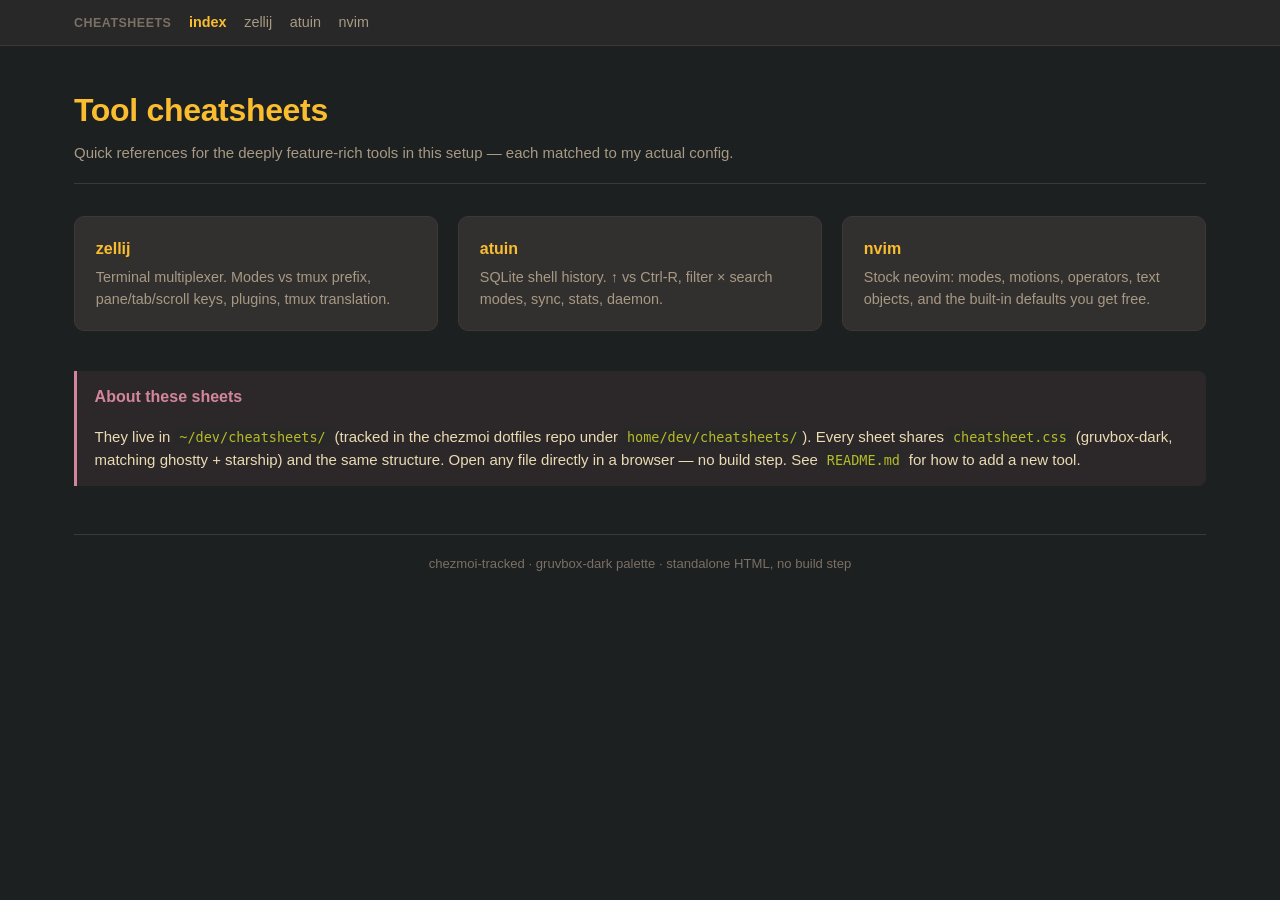
<file: home/dev/cheatsheets/index.html>
<!doctype html>
<html lang="en">
<head>
<meta charset="utf-8">
<title>Tool cheatsheets</title>
<link rel="stylesheet" href="cheatsheet.css">
</head>
<body>

<nav class="sheet-nav"><div class="inner">
  <span class="brand">cheatsheets</span>
  <a href="index.html" class="current">index</a>
  <a href="zellij.html">zellij</a>
  <a href="atuin.html">atuin</a>
  <a href="nvim.html">nvim</a>
</div></nav>

<div class="wrap">

<header>
  <h1>Tool cheatsheets</h1>
  <p>Quick references for the deeply feature-rich tools in this setup — each matched to my actual config.</p>
</header>

<div class="cards-lg">
  <a class="tool" href="zellij.html">
    <h3>zellij</h3>
    <p>Terminal multiplexer. Modes vs tmux prefix, pane/tab/scroll keys, plugins, tmux translation.</p>
  </a>
  <a class="tool" href="atuin.html">
    <h3>atuin</h3>
    <p>SQLite shell history. ↑ vs Ctrl-R, filter × search modes, sync, stats, daemon.</p>
  </a>
  <a class="tool" href="nvim.html">
    <h3>nvim</h3>
    <p>Stock neovim: modes, motions, operators, text objects, and the built-in defaults you get free.</p>
  </a>
</div>

<div class="insight" style="margin-top:2.5rem;">
  <h3>About these sheets</h3>
  <p style="margin-bottom:0;">
    They live in <code>~/dev/cheatsheets/</code> (tracked in the chezmoi dotfiles repo under
    <code>home/dev/cheatsheets/</code>). Every sheet shares <code>cheatsheet.css</code> (gruvbox-dark, matching
    ghostty + starship) and the same structure. Open any file directly in a browser — no build step.
    See <code>README.md</code> for how to add a new tool.
  </p>
</div>

<div class="footer">
  chezmoi-tracked · gruvbox-dark palette · standalone HTML, no build step
</div>

</div>
</body>
</html>
</file>
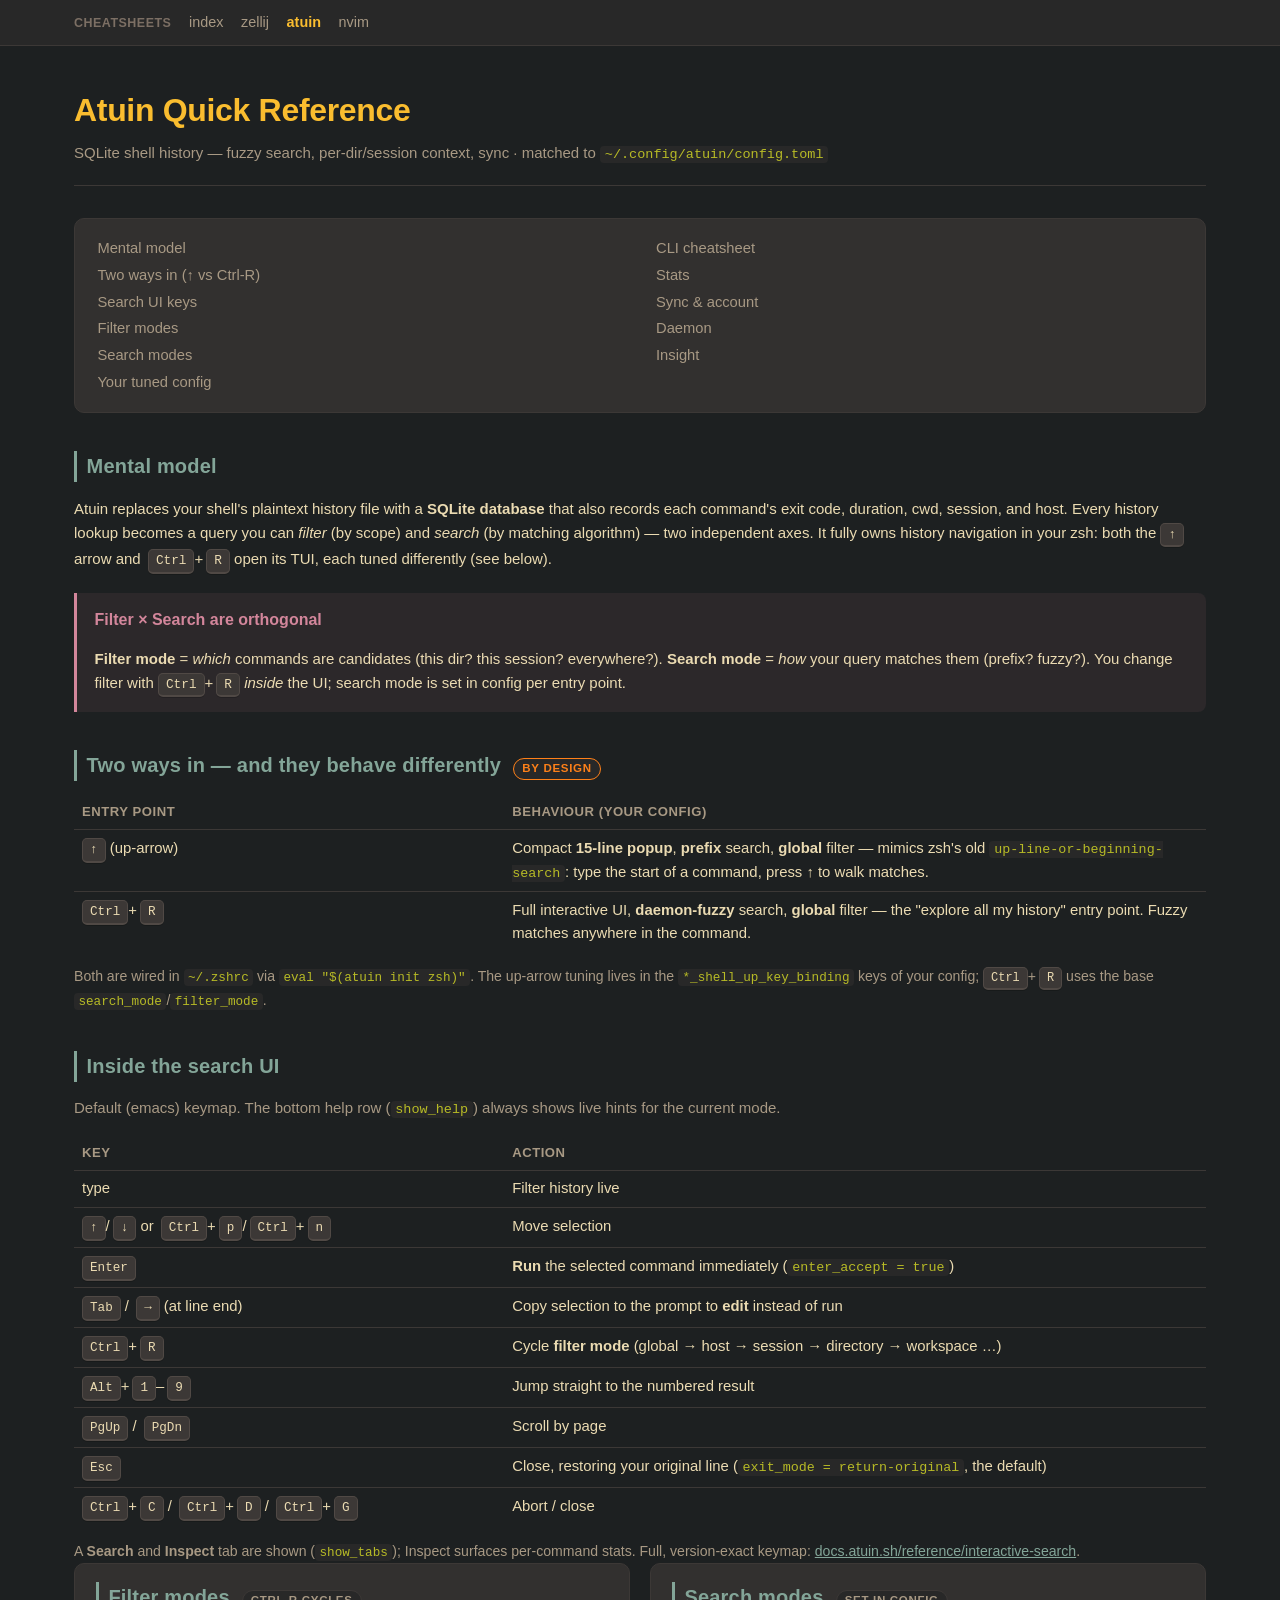
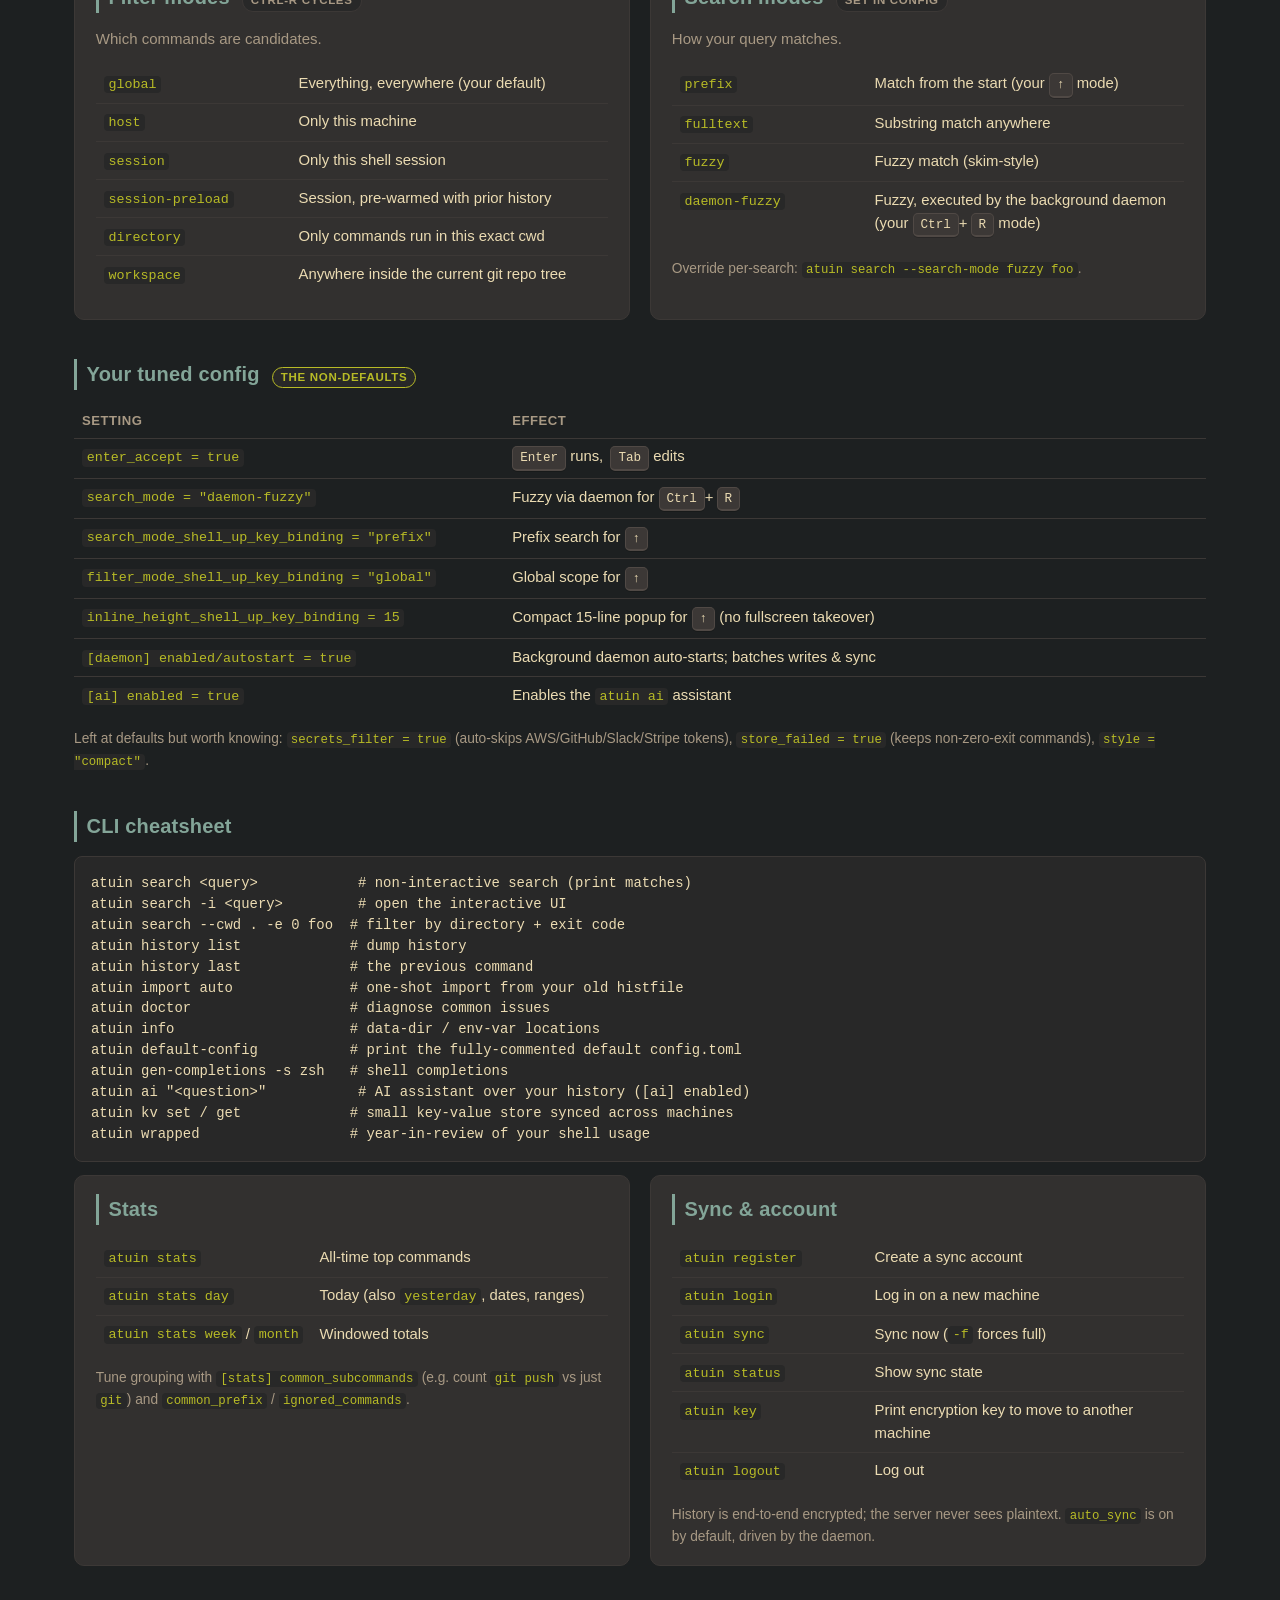
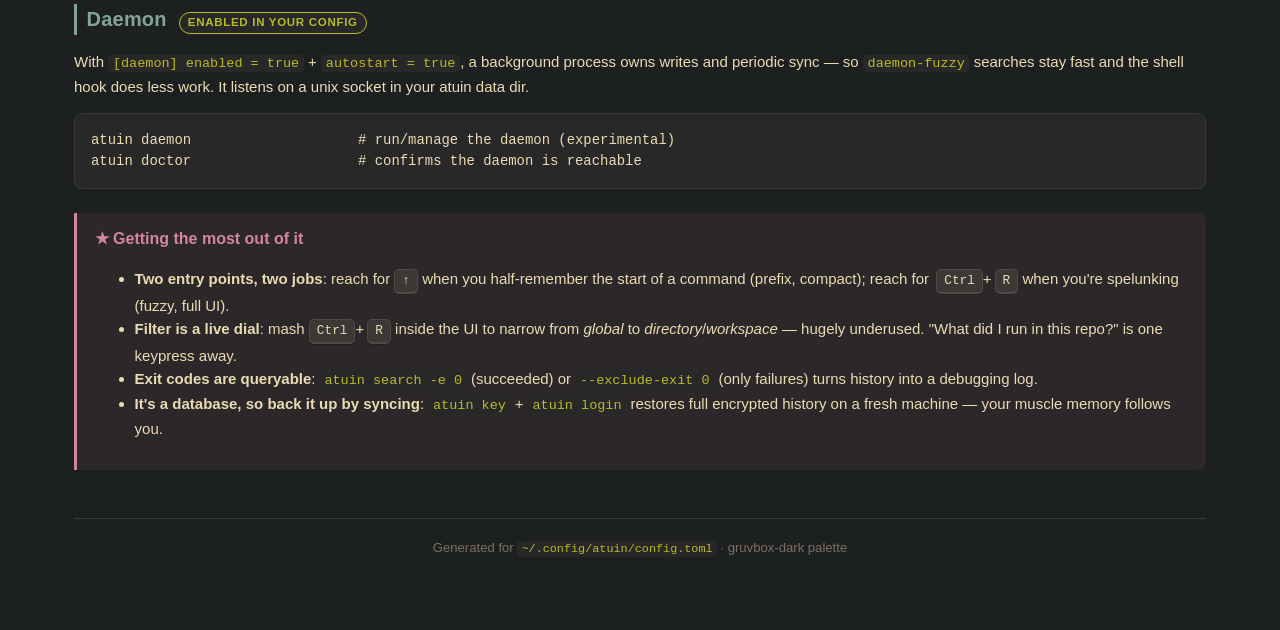
<file: home/dev/cheatsheets/atuin.html>
<!doctype html>
<html lang="en">
<head>
<meta charset="utf-8">
<title>Atuin Quick Reference — magical shell history</title>
<link rel="stylesheet" href="cheatsheet.css">
</head>
<body>

<nav class="sheet-nav"><div class="inner">
  <span class="brand">cheatsheets</span>
  <a href="index.html">index</a>
  <a href="zellij.html">zellij</a>
  <a href="atuin.html" class="current">atuin</a>
  <a href="nvim.html">nvim</a>
</div></nav>

<div class="wrap">

<header>
  <h1>Atuin Quick Reference</h1>
  <p>SQLite shell history — fuzzy search, per-dir/session context, sync · matched to <code>~/.config/atuin/config.toml</code></p>
</header>

<nav class="toc">
  <a href="#mental-model">Mental model</a>
  <a href="#invoke">Two ways in (↑ vs Ctrl-R)</a>
  <a href="#tui">Search UI keys</a>
  <a href="#filter">Filter modes</a>
  <a href="#search">Search modes</a>
  <a href="#yours">Your tuned config</a>
  <a href="#cli">CLI cheatsheet</a>
  <a href="#stats">Stats</a>
  <a href="#sync">Sync &amp; account</a>
  <a href="#daemon">Daemon</a>
  <a href="#insight">Insight</a>
</nav>

<section id="mental-model">
  <h2>Mental model</h2>
  <p>
    Atuin replaces your shell's plaintext history file with a <strong>SQLite database</strong> that also
    records each command's exit code, duration, cwd, session, and host. Every history lookup becomes a
    query you can <em>filter</em> (by scope) and <em>search</em> (by matching algorithm) — two independent
    axes. It fully owns history navigation in your zsh: both the <kbd>↑</kbd> arrow and <kbd>Ctrl</kbd>+<kbd>R</kbd>
    open its TUI, each tuned differently (see below).
  </p>
  <div class="insight" style="margin:1.2rem 0 0;">
    <h3>Filter × Search are orthogonal</h3>
    <p style="margin-bottom:0;">
      <strong>Filter mode</strong> = <em>which</em> commands are candidates (this dir? this session? everywhere?).
      <strong>Search mode</strong> = <em>how</em> your query matches them (prefix? fuzzy?). You change filter with
      <kbd>Ctrl</kbd>+<kbd>R</kbd> <em>inside</em> the UI; search mode is set in config per entry point.
    </p>
  </div>
</section>

<section id="invoke">
  <h2>Two ways in — and they behave differently <span class="pill hot">by design</span></h2>
  <table>
    <thead><tr><th>Entry point</th><th>Behaviour (your config)</th></tr></thead>
    <tbody>
      <tr>
        <td><kbd>↑</kbd> (up-arrow)</td>
        <td>Compact <strong>15-line popup</strong>, <strong>prefix</strong> search, <strong>global</strong> filter — mimics zsh's old
          <code>up-line-or-beginning-search</code>: type the start of a command, press ↑ to walk matches.</td>
      </tr>
      <tr>
        <td><kbd>Ctrl</kbd>+<kbd>R</kbd></td>
        <td>Full interactive UI, <strong>daemon-fuzzy</strong> search, <strong>global</strong> filter — the "explore all my history"
          entry point. Fuzzy matches anywhere in the command.</td>
      </tr>
    </tbody>
  </table>
  <p style="font-size:.88rem;color:var(--fg-dim);">
    Both are wired in <code>~/.zshrc</code> via <code>eval "$(atuin init zsh)"</code>. The up-arrow tuning lives in
    the <code>*_shell_up_key_binding</code> keys of your config; <kbd>Ctrl</kbd>+<kbd>R</kbd> uses the base
    <code>search_mode</code>/<code>filter_mode</code>.
  </p>
</section>

<section id="tui">
  <h2>Inside the search UI</h2>
  <p style="margin-top:0;color:var(--fg-dim);">Default (emacs) keymap. The bottom help row (<code>show_help</code>) always shows live hints for the current mode.</p>
  <table>
    <thead><tr><th>Key</th><th>Action</th></tr></thead>
    <tbody>
      <tr><td>type</td><td>Filter history live</td></tr>
      <tr><td><kbd>↑</kbd>/<kbd>↓</kbd> or <kbd>Ctrl</kbd>+<kbd>p</kbd>/<kbd>Ctrl</kbd>+<kbd>n</kbd></td><td>Move selection</td></tr>
      <tr><td><kbd>Enter</kbd></td><td><strong>Run</strong> the selected command immediately (<code>enter_accept = true</code>)</td></tr>
      <tr><td><kbd>Tab</kbd> / <kbd>→</kbd> (at line end)</td><td>Copy selection to the prompt to <strong>edit</strong> instead of run</td></tr>
      <tr><td><kbd>Ctrl</kbd>+<kbd>R</kbd></td><td>Cycle <strong>filter mode</strong> (global → host → session → directory → workspace …)</td></tr>
      <tr><td><kbd>Alt</kbd>+<kbd>1</kbd>–<kbd>9</kbd></td><td>Jump straight to the numbered result</td></tr>
      <tr><td><kbd>PgUp</kbd> / <kbd>PgDn</kbd></td><td>Scroll by page</td></tr>
      <tr><td><kbd>Esc</kbd></td><td>Close, restoring your original line (<code>exit_mode = return-original</code>, the default)</td></tr>
      <tr><td><kbd>Ctrl</kbd>+<kbd>C</kbd> / <kbd>Ctrl</kbd>+<kbd>D</kbd> / <kbd>Ctrl</kbd>+<kbd>G</kbd></td><td>Abort / close</td></tr>
    </tbody>
  </table>
  <p style="font-size:.88rem;color:var(--fg-dim);margin-bottom:0;">
    A <strong>Search</strong> and <strong>Inspect</strong> tab are shown (<code>show_tabs</code>); Inspect surfaces
    per-command stats. Full, version-exact keymap: <a href="https://docs.atuin.sh/reference/interactive-search/">docs.atuin.sh/reference/interactive-search</a>.
  </p>
</section>

<div class="row">
  <div class="card" id="filter">
    <h2>Filter modes <span class="pill">Ctrl-R cycles</span></h2>
    <p style="margin-top:0;color:var(--fg-dim);">Which commands are candidates.</p>
    <table>
      <tbody>
        <tr><td><code>global</code></td><td>Everything, everywhere (your default)</td></tr>
        <tr><td><code>host</code></td><td>Only this machine</td></tr>
        <tr><td><code>session</code></td><td>Only this shell session</td></tr>
        <tr><td><code>session-preload</code></td><td>Session, pre-warmed with prior history</td></tr>
        <tr><td><code>directory</code></td><td>Only commands run in this exact cwd</td></tr>
        <tr><td><code>workspace</code></td><td>Anywhere inside the current git repo tree</td></tr>
      </tbody>
    </table>
  </div>

  <div class="card" id="search">
    <h2>Search modes <span class="pill">set in config</span></h2>
    <p style="margin-top:0;color:var(--fg-dim);">How your query matches.</p>
    <table>
      <tbody>
        <tr><td><code>prefix</code></td><td>Match from the start (your <kbd>↑</kbd> mode)</td></tr>
        <tr><td><code>fulltext</code></td><td>Substring match anywhere</td></tr>
        <tr><td><code>fuzzy</code></td><td>Fuzzy match (skim-style)</td></tr>
        <tr><td><code>daemon-fuzzy</code></td><td>Fuzzy, executed by the background daemon (your <kbd>Ctrl</kbd>+<kbd>R</kbd> mode)</td></tr>
      </tbody>
    </table>
    <p style="font-size:.86rem;color:var(--fg-dim);margin-bottom:0;">Override per-search: <code>atuin search --search-mode fuzzy foo</code>.</p>
  </div>
</div>

<section id="yours">
  <h2>Your tuned config <span class="pill new">the non-defaults</span></h2>
  <table>
    <thead><tr><th>Setting</th><th>Effect</th></tr></thead>
    <tbody>
      <tr><td><code>enter_accept = true</code></td><td><kbd>Enter</kbd> runs, <kbd>Tab</kbd> edits</td></tr>
      <tr><td><code>search_mode = "daemon-fuzzy"</code></td><td>Fuzzy via daemon for <kbd>Ctrl</kbd>+<kbd>R</kbd></td></tr>
      <tr><td><code>search_mode_shell_up_key_binding = "prefix"</code></td><td>Prefix search for <kbd>↑</kbd></td></tr>
      <tr><td><code>filter_mode_shell_up_key_binding = "global"</code></td><td>Global scope for <kbd>↑</kbd></td></tr>
      <tr><td><code>inline_height_shell_up_key_binding = 15</code></td><td>Compact 15-line popup for <kbd>↑</kbd> (no fullscreen takeover)</td></tr>
      <tr><td><code>[daemon] enabled/autostart = true</code></td><td>Background daemon auto-starts; batches writes &amp; sync</td></tr>
      <tr><td><code>[ai] enabled = true</code></td><td>Enables the <code>atuin ai</code> assistant</td></tr>
    </tbody>
  </table>
  <p style="font-size:.86rem;color:var(--fg-dim);margin-bottom:0;">
    Left at defaults but worth knowing: <code>secrets_filter = true</code> (auto-skips AWS/GitHub/Slack/Stripe
    tokens), <code>store_failed = true</code> (keeps non-zero-exit commands), <code>style = "compact"</code>.
  </p>
</section>

<section id="cli">
  <h2>CLI cheatsheet</h2>
  <pre>atuin search &lt;query&gt;            # non-interactive search (print matches)
atuin search -i &lt;query&gt;         # open the interactive UI
atuin search --cwd . -e 0 foo  # filter by directory + exit code
atuin history list             # dump history
atuin history last             # the previous command
atuin import auto              # one-shot import from your old histfile
atuin doctor                   # diagnose common issues
atuin info                     # data-dir / env-var locations
atuin default-config           # print the fully-commented default config.toml
atuin gen-completions -s zsh   # shell completions
atuin ai "&lt;question&gt;"           # AI assistant over your history ([ai] enabled)
atuin kv set / get             # small key-value store synced across machines
atuin wrapped                  # year-in-review of your shell usage</pre>
</section>

<div class="row">
  <div class="card" id="stats">
    <h2>Stats</h2>
    <table>
      <tbody>
        <tr><td><code>atuin stats</code></td><td>All-time top commands</td></tr>
        <tr><td><code>atuin stats day</code></td><td>Today (also <code>yesterday</code>, dates, ranges)</td></tr>
        <tr><td><code>atuin stats week</code> / <code>month</code></td><td>Windowed totals</td></tr>
      </tbody>
    </table>
    <p style="font-size:.86rem;color:var(--fg-dim);margin-bottom:0;">
      Tune grouping with <code>[stats] common_subcommands</code> (e.g. count <code>git push</code> vs
      just <code>git</code>) and <code>common_prefix</code> / <code>ignored_commands</code>.
    </p>
  </div>

  <div class="card" id="sync">
    <h2>Sync &amp; account</h2>
    <table>
      <tbody>
        <tr><td><code>atuin register</code></td><td>Create a sync account</td></tr>
        <tr><td><code>atuin login</code></td><td>Log in on a new machine</td></tr>
        <tr><td><code>atuin sync</code></td><td>Sync now (<code>-f</code> forces full)</td></tr>
        <tr><td><code>atuin status</code></td><td>Show sync state</td></tr>
        <tr><td><code>atuin key</code></td><td>Print encryption key to move to another machine</td></tr>
        <tr><td><code>atuin logout</code></td><td>Log out</td></tr>
      </tbody>
    </table>
    <p style="font-size:.86rem;color:var(--fg-dim);margin-bottom:0;">
      History is end-to-end encrypted; the server never sees plaintext. <code>auto_sync</code> is on by
      default, driven by the daemon.
    </p>
  </div>
</div>

<section id="daemon">
  <h2>Daemon <span class="pill new">enabled in your config</span></h2>
  <p>
    With <code>[daemon] enabled = true</code> + <code>autostart = true</code>, a background process owns writes
    and periodic sync — so <code>daemon-fuzzy</code> searches stay fast and the shell hook does less work.
    It listens on a unix socket in your atuin data dir.
  </p>
  <pre>atuin daemon                    # run/manage the daemon (experimental)
atuin doctor                    # confirms the daemon is reachable</pre>
</section>

<div class="insight" id="insight">
  <h3>★ Getting the most out of it</h3>
  <ul>
    <li><strong>Two entry points, two jobs</strong>: reach for <kbd>↑</kbd> when you half-remember the start of a
      command (prefix, compact); reach for <kbd>Ctrl</kbd>+<kbd>R</kbd> when you're spelunking (fuzzy, full UI).</li>
    <li><strong>Filter is a live dial</strong>: mash <kbd>Ctrl</kbd>+<kbd>R</kbd> inside the UI to narrow from
      <em>global</em> to <em>directory</em>/<em>workspace</em> — hugely underused. "What did I run in this repo?"
      is one keypress away.</li>
    <li><strong>Exit codes are queryable</strong>: <code>atuin search -e 0</code> (succeeded) or
      <code>--exclude-exit 0</code> (only failures) turns history into a debugging log.</li>
    <li><strong>It's a database, so back it up by syncing</strong>: <code>atuin key</code> + <code>atuin login</code>
      restores full encrypted history on a fresh machine — your muscle memory follows you.</li>
  </ul>
</div>

<div class="footer">
  Generated for <code>~/.config/atuin/config.toml</code> · gruvbox-dark palette
</div>

</div>
</body>
</html>
</file>
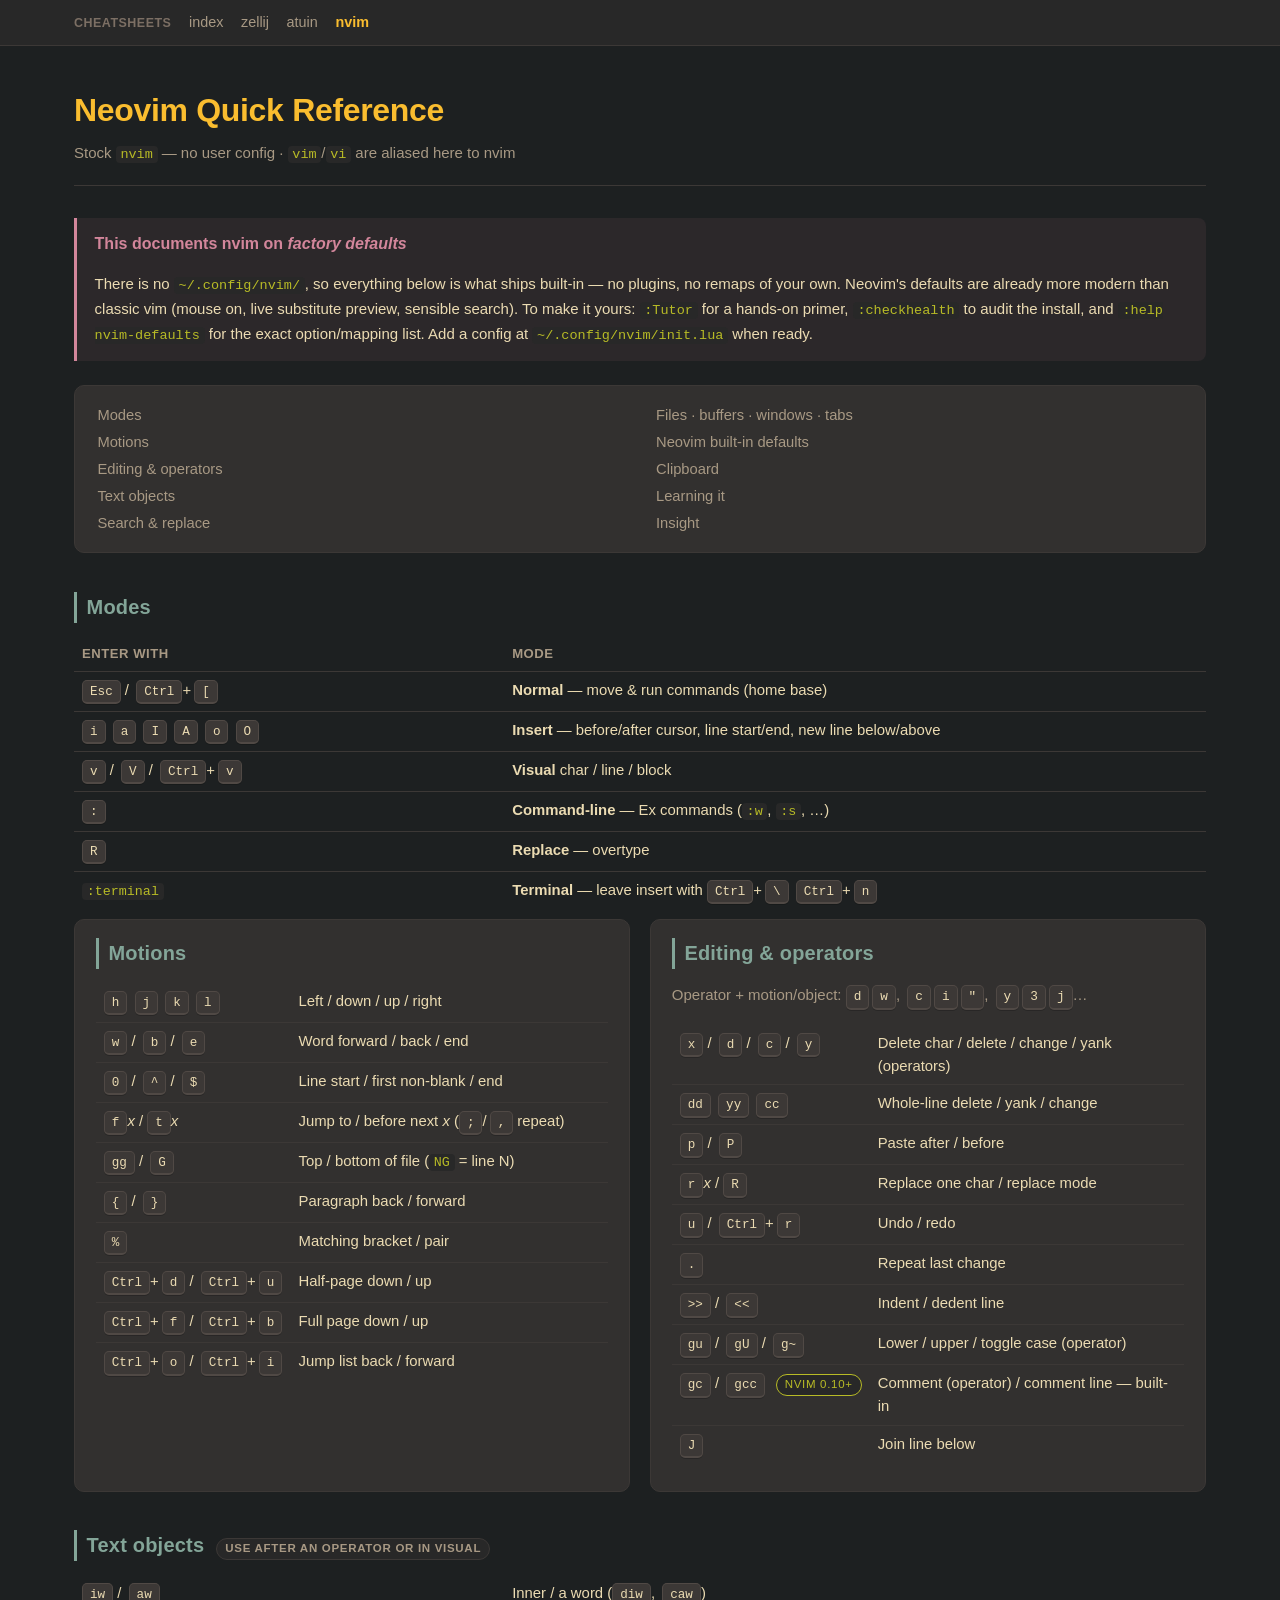
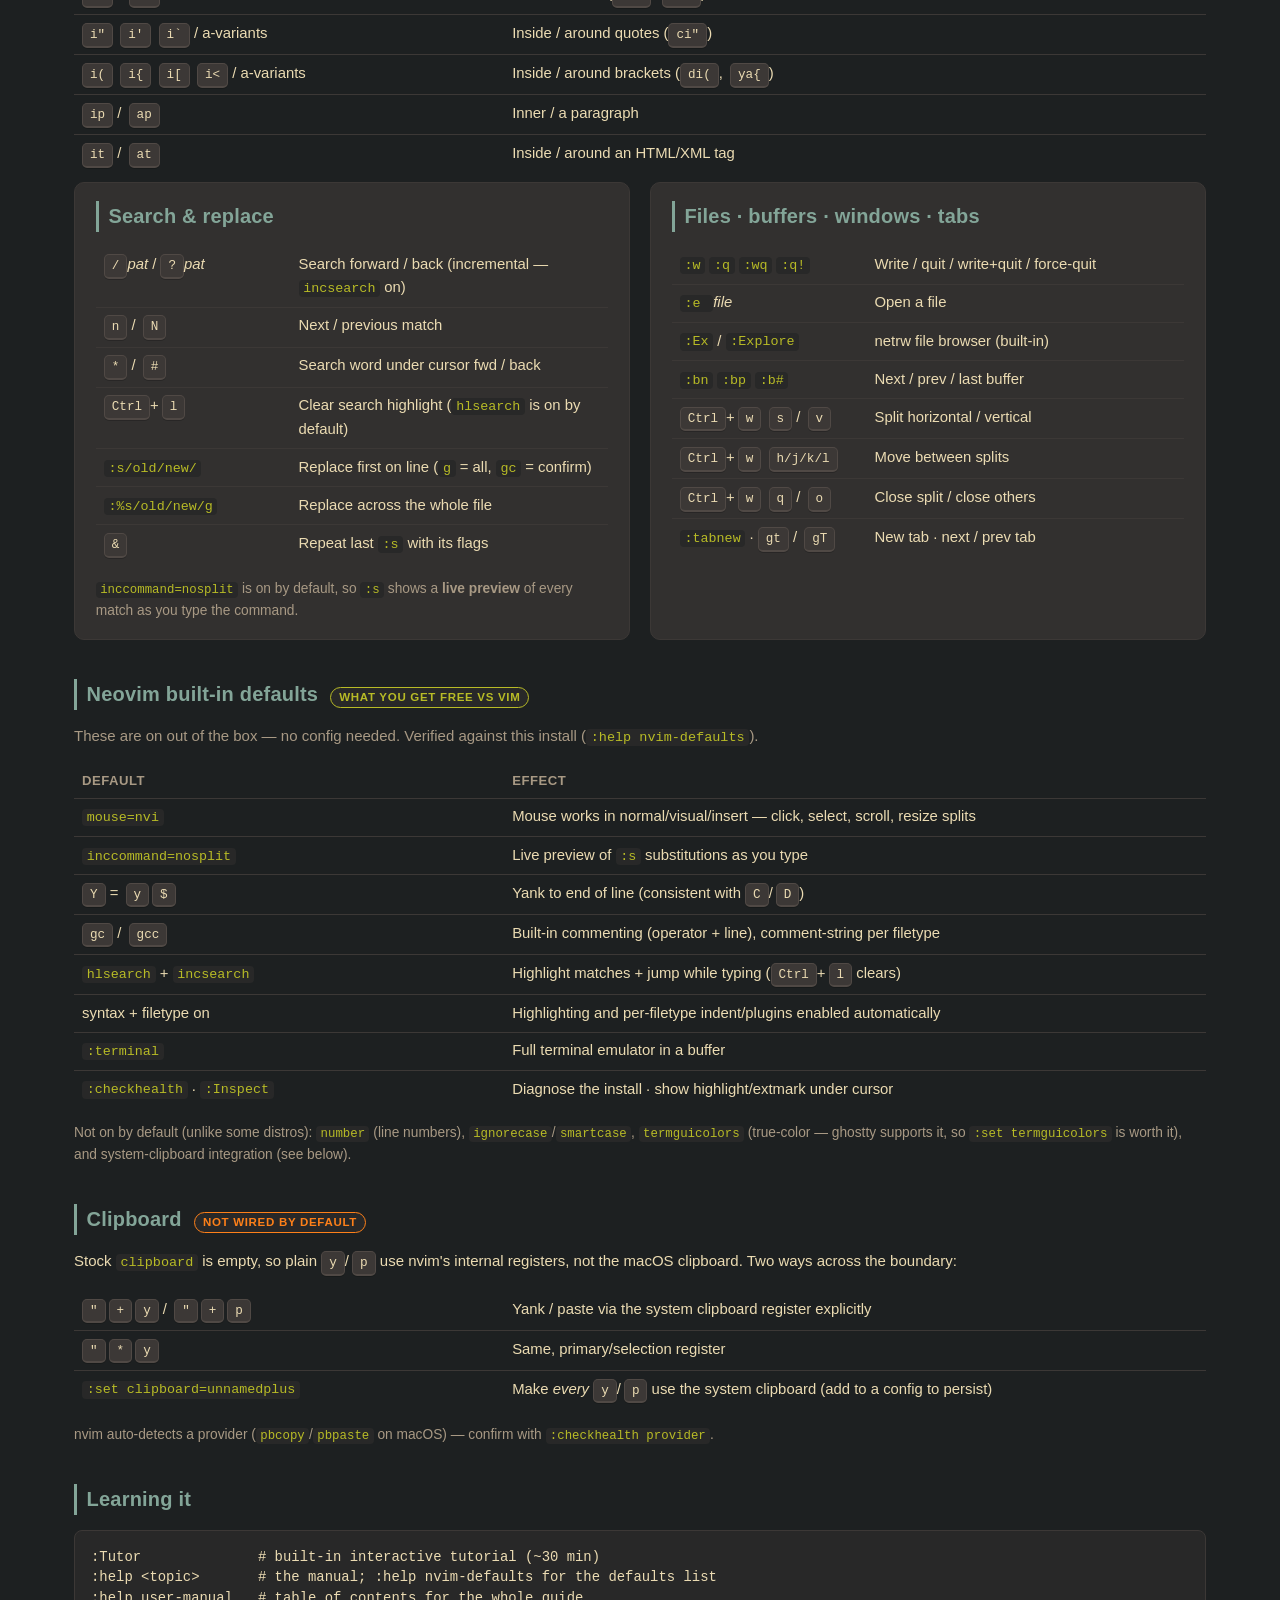
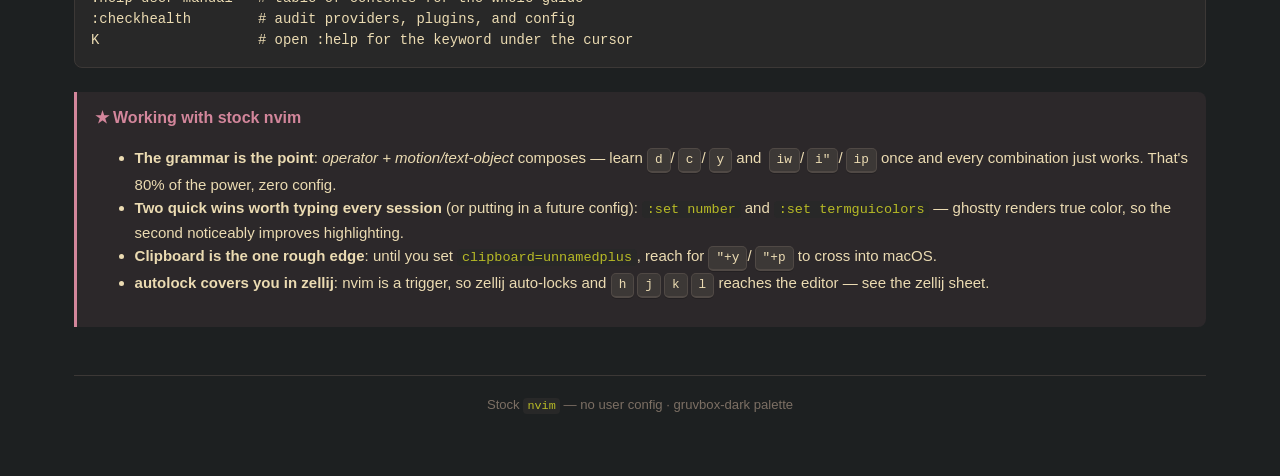
<file: home/dev/cheatsheets/nvim.html>
<!doctype html>
<html lang="en">
<head>
<meta charset="utf-8">
<title>Neovim Quick Reference — stock defaults</title>
<link rel="stylesheet" href="cheatsheet.css">
</head>
<body>

<nav class="sheet-nav"><div class="inner">
  <span class="brand">cheatsheets</span>
  <a href="index.html">index</a>
  <a href="zellij.html">zellij</a>
  <a href="atuin.html">atuin</a>
  <a href="nvim.html" class="current">nvim</a>
</div></nav>

<div class="wrap">

<header>
  <h1>Neovim Quick Reference</h1>
  <p>Stock <code>nvim</code> — no user config · <code>vim</code>/<code>vi</code> are aliased here to nvim</p>
</header>

<div class="insight" style="margin-top:0;">
  <h3>This documents nvim on <em>factory defaults</em></h3>
  <p style="margin-bottom:0;">
    There is no <code>~/.config/nvim/</code>, so everything below is what ships built-in — no plugins, no
    remaps of your own. Neovim's defaults are already more modern than classic vim (mouse on, live
    substitute preview, sensible search). To make it yours: <code>:Tutor</code> for a hands-on primer,
    <code>:checkhealth</code> to audit the install, and <code>:help nvim-defaults</code> for the exact
    option/mapping list. Add a config at <code>~/.config/nvim/init.lua</code> when ready.
  </p>
</div>

<nav class="toc">
  <a href="#modes">Modes</a>
  <a href="#motions">Motions</a>
  <a href="#editing">Editing &amp; operators</a>
  <a href="#objects">Text objects</a>
  <a href="#search">Search &amp; replace</a>
  <a href="#files">Files · buffers · windows · tabs</a>
  <a href="#nvim-defaults">Neovim built-in defaults</a>
  <a href="#clipboard">Clipboard</a>
  <a href="#help">Learning it</a>
  <a href="#insight">Insight</a>
</nav>

<section id="modes">
  <h2>Modes</h2>
  <table>
    <thead><tr><th>Enter with</th><th>Mode</th></tr></thead>
    <tbody>
      <tr><td><kbd>Esc</kbd> / <kbd>Ctrl</kbd>+<kbd>[</kbd></td><td><strong>Normal</strong> — move &amp; run commands (home base)</td></tr>
      <tr><td><kbd>i</kbd> <kbd>a</kbd> <kbd>I</kbd> <kbd>A</kbd> <kbd>o</kbd> <kbd>O</kbd></td><td><strong>Insert</strong> — before/after cursor, line start/end, new line below/above</td></tr>
      <tr><td><kbd>v</kbd> / <kbd>V</kbd> / <kbd>Ctrl</kbd>+<kbd>v</kbd></td><td><strong>Visual</strong> char / line / block</td></tr>
      <tr><td><kbd>:</kbd></td><td><strong>Command-line</strong> — Ex commands (<code>:w</code>, <code>:s</code>, …)</td></tr>
      <tr><td><kbd>R</kbd></td><td><strong>Replace</strong> — overtype</td></tr>
      <tr><td><code>:terminal</code></td><td><strong>Terminal</strong> — leave insert with <kbd>Ctrl</kbd>+<kbd>\</kbd> <kbd>Ctrl</kbd>+<kbd>n</kbd></td></tr>
    </tbody>
  </table>
</section>

<div class="row">
  <div class="card" id="motions">
    <h2>Motions</h2>
    <table>
      <tbody>
        <tr><td><kbd>h</kbd> <kbd>j</kbd> <kbd>k</kbd> <kbd>l</kbd></td><td>Left / down / up / right</td></tr>
        <tr><td><kbd>w</kbd> / <kbd>b</kbd> / <kbd>e</kbd></td><td>Word forward / back / end</td></tr>
        <tr><td><kbd>0</kbd> / <kbd>^</kbd> / <kbd>$</kbd></td><td>Line start / first non-blank / end</td></tr>
        <tr><td><kbd>f</kbd><em>x</em> / <kbd>t</kbd><em>x</em></td><td>Jump to / before next <em>x</em> (<kbd>;</kbd>/<kbd>,</kbd> repeat)</td></tr>
        <tr><td><kbd>gg</kbd> / <kbd>G</kbd></td><td>Top / bottom of file (<code>NG</code> = line N)</td></tr>
        <tr><td><kbd>{</kbd> / <kbd>}</kbd></td><td>Paragraph back / forward</td></tr>
        <tr><td><kbd>%</kbd></td><td>Matching bracket / pair</td></tr>
        <tr><td><kbd>Ctrl</kbd>+<kbd>d</kbd> / <kbd>Ctrl</kbd>+<kbd>u</kbd></td><td>Half-page down / up</td></tr>
        <tr><td><kbd>Ctrl</kbd>+<kbd>f</kbd> / <kbd>Ctrl</kbd>+<kbd>b</kbd></td><td>Full page down / up</td></tr>
        <tr><td><kbd>Ctrl</kbd>+<kbd>o</kbd> / <kbd>Ctrl</kbd>+<kbd>i</kbd></td><td>Jump list back / forward</td></tr>
      </tbody>
    </table>
  </div>

  <div class="card" id="editing">
    <h2>Editing &amp; operators</h2>
    <p style="margin-top:0;color:var(--fg-dim);">Operator + motion/object: <kbd>d</kbd><kbd>w</kbd>, <kbd>c</kbd><kbd>i</kbd><kbd>"</kbd>, <kbd>y</kbd><kbd>3</kbd><kbd>j</kbd>…</p>
    <table>
      <tbody>
        <tr><td><kbd>x</kbd> / <kbd>d</kbd> / <kbd>c</kbd> / <kbd>y</kbd></td><td>Delete char / delete / change / yank (operators)</td></tr>
        <tr><td><kbd>dd</kbd> <kbd>yy</kbd> <kbd>cc</kbd></td><td>Whole-line delete / yank / change</td></tr>
        <tr><td><kbd>p</kbd> / <kbd>P</kbd></td><td>Paste after / before</td></tr>
        <tr><td><kbd>r</kbd><em>x</em> / <kbd>R</kbd></td><td>Replace one char / replace mode</td></tr>
        <tr><td><kbd>u</kbd> / <kbd>Ctrl</kbd>+<kbd>r</kbd></td><td>Undo / redo</td></tr>
        <tr><td><kbd>.</kbd></td><td>Repeat last change</td></tr>
        <tr><td><kbd>&gt;&gt;</kbd> / <kbd>&lt;&lt;</kbd></td><td>Indent / dedent line</td></tr>
        <tr><td><kbd>gu</kbd> / <kbd>gU</kbd> / <kbd>g~</kbd></td><td>Lower / upper / toggle case (operator)</td></tr>
        <tr><td><kbd>gc</kbd> / <kbd>gcc</kbd> <span class="pill new">nvim 0.10+</span></td><td>Comment (operator) / comment line — built-in</td></tr>
        <tr><td><kbd>J</kbd></td><td>Join line below</td></tr>
      </tbody>
    </table>
  </div>
</div>

<section id="objects">
  <h2>Text objects <span class="pill">use after an operator or in visual</span></h2>
  <table>
    <tbody>
      <tr><td><kbd>iw</kbd> / <kbd>aw</kbd></td><td>Inner / a word (<kbd>diw</kbd>, <kbd>caw</kbd>)</td></tr>
      <tr><td><kbd>i"</kbd> <kbd>i'</kbd> <kbd>i`</kbd> / a-variants</td><td>Inside / around quotes (<kbd>ci"</kbd>)</td></tr>
      <tr><td><kbd>i(</kbd> <kbd>i{</kbd> <kbd>i[</kbd> <kbd>i&lt;</kbd> / a-variants</td><td>Inside / around brackets (<kbd>di(</kbd>, <kbd>ya{</kbd>)</td></tr>
      <tr><td><kbd>ip</kbd> / <kbd>ap</kbd></td><td>Inner / a paragraph</td></tr>
      <tr><td><kbd>it</kbd> / <kbd>at</kbd></td><td>Inside / around an HTML/XML tag</td></tr>
    </tbody>
  </table>
</section>

<div class="row">
  <div class="card" id="search">
    <h2>Search &amp; replace</h2>
    <table>
      <tbody>
        <tr><td><kbd>/</kbd><em>pat</em> / <kbd>?</kbd><em>pat</em></td><td>Search forward / back (incremental — <code>incsearch</code> on)</td></tr>
        <tr><td><kbd>n</kbd> / <kbd>N</kbd></td><td>Next / previous match</td></tr>
        <tr><td><kbd>*</kbd> / <kbd>#</kbd></td><td>Search word under cursor fwd / back</td></tr>
        <tr><td><kbd>Ctrl</kbd>+<kbd>l</kbd></td><td>Clear search highlight (<code>hlsearch</code> is on by default)</td></tr>
        <tr><td><code>:s/old/new/</code></td><td>Replace first on line (<code>g</code> = all, <code>gc</code> = confirm)</td></tr>
        <tr><td><code>:%s/old/new/g</code></td><td>Replace across the whole file</td></tr>
        <tr><td><kbd>&amp;</kbd></td><td>Repeat last <code>:s</code> with its flags</td></tr>
      </tbody>
    </table>
    <p style="font-size:.86rem;color:var(--fg-dim);margin-bottom:0;">
      <code>inccommand=nosplit</code> is on by default, so <code>:s</code> shows a <strong>live preview</strong>
      of every match as you type the command.
    </p>
  </div>

  <div class="card" id="files">
    <h2>Files · buffers · windows · tabs</h2>
    <table>
      <tbody>
        <tr><td><code>:w</code> <code>:q</code> <code>:wq</code> <code>:q!</code></td><td>Write / quit / write+quit / force-quit</td></tr>
        <tr><td><code>:e </code><em>file</em></td><td>Open a file</td></tr>
        <tr><td><code>:Ex</code> / <code>:Explore</code></td><td>netrw file browser (built-in)</td></tr>
        <tr><td><code>:bn</code> <code>:bp</code> <code>:b#</code></td><td>Next / prev / last buffer</td></tr>
        <tr><td><kbd>Ctrl</kbd>+<kbd>w</kbd> <kbd>s</kbd> / <kbd>v</kbd></td><td>Split horizontal / vertical</td></tr>
        <tr><td><kbd>Ctrl</kbd>+<kbd>w</kbd> <kbd>h/j/k/l</kbd></td><td>Move between splits</td></tr>
        <tr><td><kbd>Ctrl</kbd>+<kbd>w</kbd> <kbd>q</kbd> / <kbd>o</kbd></td><td>Close split / close others</td></tr>
        <tr><td><code>:tabnew</code> · <kbd>gt</kbd> / <kbd>gT</kbd></td><td>New tab · next / prev tab</td></tr>
      </tbody>
    </table>
  </div>
</div>

<section id="nvim-defaults">
  <h2>Neovim built-in defaults <span class="pill new">what you get free vs vim</span></h2>
  <p style="margin-top:0;color:var(--fg-dim);">These are on out of the box — no config needed. Verified against this install (<code>:help nvim-defaults</code>).</p>
  <table>
    <thead><tr><th>Default</th><th>Effect</th></tr></thead>
    <tbody>
      <tr><td><code>mouse=nvi</code></td><td>Mouse works in normal/visual/insert — click, select, scroll, resize splits</td></tr>
      <tr><td><code>inccommand=nosplit</code></td><td>Live preview of <code>:s</code> substitutions as you type</td></tr>
      <tr><td><kbd>Y</kbd> = <kbd>y</kbd><kbd>$</kbd></td><td>Yank to end of line (consistent with <kbd>C</kbd>/<kbd>D</kbd>)</td></tr>
      <tr><td><kbd>gc</kbd> / <kbd>gcc</kbd></td><td>Built-in commenting (operator + line), comment-string per filetype</td></tr>
      <tr><td><code>hlsearch</code> + <code>incsearch</code></td><td>Highlight matches + jump while typing (<kbd>Ctrl</kbd>+<kbd>l</kbd> clears)</td></tr>
      <tr><td>syntax + filetype on</td><td>Highlighting and per-filetype indent/plugins enabled automatically</td></tr>
      <tr><td><code>:terminal</code></td><td>Full terminal emulator in a buffer</td></tr>
      <tr><td><code>:checkhealth</code> · <code>:Inspect</code></td><td>Diagnose the install · show highlight/extmark under cursor</td></tr>
    </tbody>
  </table>
  <p style="font-size:.86rem;color:var(--fg-dim);margin-bottom:0;">
    Not on by default (unlike some distros): <code>number</code> (line numbers), <code>ignorecase</code>/<code>smartcase</code>,
    <code>termguicolors</code> (true-color — ghostty supports it, so <code>:set termguicolors</code> is worth it),
    and system-clipboard integration (see below).
  </p>
</section>

<section id="clipboard">
  <h2>Clipboard <span class="pill hot">not wired by default</span></h2>
  <p style="margin-top:0;">
    Stock <code>clipboard</code> is empty, so plain <kbd>y</kbd>/<kbd>p</kbd> use nvim's internal registers, not the
    macOS clipboard. Two ways across the boundary:
  </p>
  <table>
    <tbody>
      <tr><td><kbd>"</kbd><kbd>+</kbd><kbd>y</kbd> / <kbd>"</kbd><kbd>+</kbd><kbd>p</kbd></td><td>Yank / paste via the system clipboard register explicitly</td></tr>
      <tr><td><kbd>"</kbd><kbd>*</kbd><kbd>y</kbd></td><td>Same, primary/selection register</td></tr>
      <tr><td><code>:set clipboard=unnamedplus</code></td><td>Make <em>every</em> <kbd>y</kbd>/<kbd>p</kbd> use the system clipboard (add to a config to persist)</td></tr>
    </tbody>
  </table>
  <p style="font-size:.86rem;color:var(--fg-dim);margin-bottom:0;">
    nvim auto-detects a provider (<code>pbcopy</code>/<code>pbpaste</code> on macOS) — confirm with
    <code>:checkhealth provider</code>.
  </p>
</section>

<section id="help">
  <h2>Learning it</h2>
  <pre>:Tutor              # built-in interactive tutorial (~30 min)
:help &lt;topic&gt;       # the manual; :help nvim-defaults for the defaults list
:help user-manual   # table of contents for the whole guide
:checkhealth        # audit providers, plugins, and config
K                   # open :help for the keyword under the cursor</pre>
</section>

<div class="insight" id="insight">
  <h3>★ Working with stock nvim</h3>
  <ul>
    <li><strong>The grammar is the point</strong>: <em>operator + motion/text-object</em> composes — learn <kbd>d</kbd>/<kbd>c</kbd>/<kbd>y</kbd>
      and <kbd>iw</kbd>/<kbd>i"</kbd>/<kbd>ip</kbd> once and every combination just works. That's 80% of the power, zero config.</li>
    <li><strong>Two quick wins worth typing every session</strong> (or putting in a future config):
      <code>:set number</code> and <code>:set termguicolors</code> — ghostty renders true color, so the second
      noticeably improves highlighting.</li>
    <li><strong>Clipboard is the one rough edge</strong>: until you set <code>clipboard=unnamedplus</code>, reach for
      <kbd>"+y</kbd>/<kbd>"+p</kbd> to cross into macOS.</li>
    <li><strong>autolock covers you in zellij</strong>: nvim is a trigger, so zellij auto-locks and
      <kbd>h</kbd><kbd>j</kbd><kbd>k</kbd><kbd>l</kbd> reaches the editor — see the zellij sheet.</li>
  </ul>
</div>

<div class="footer">
  Stock <code>nvim</code> — no user config · gruvbox-dark palette
</div>

</div>
</body>
</html>
</file>
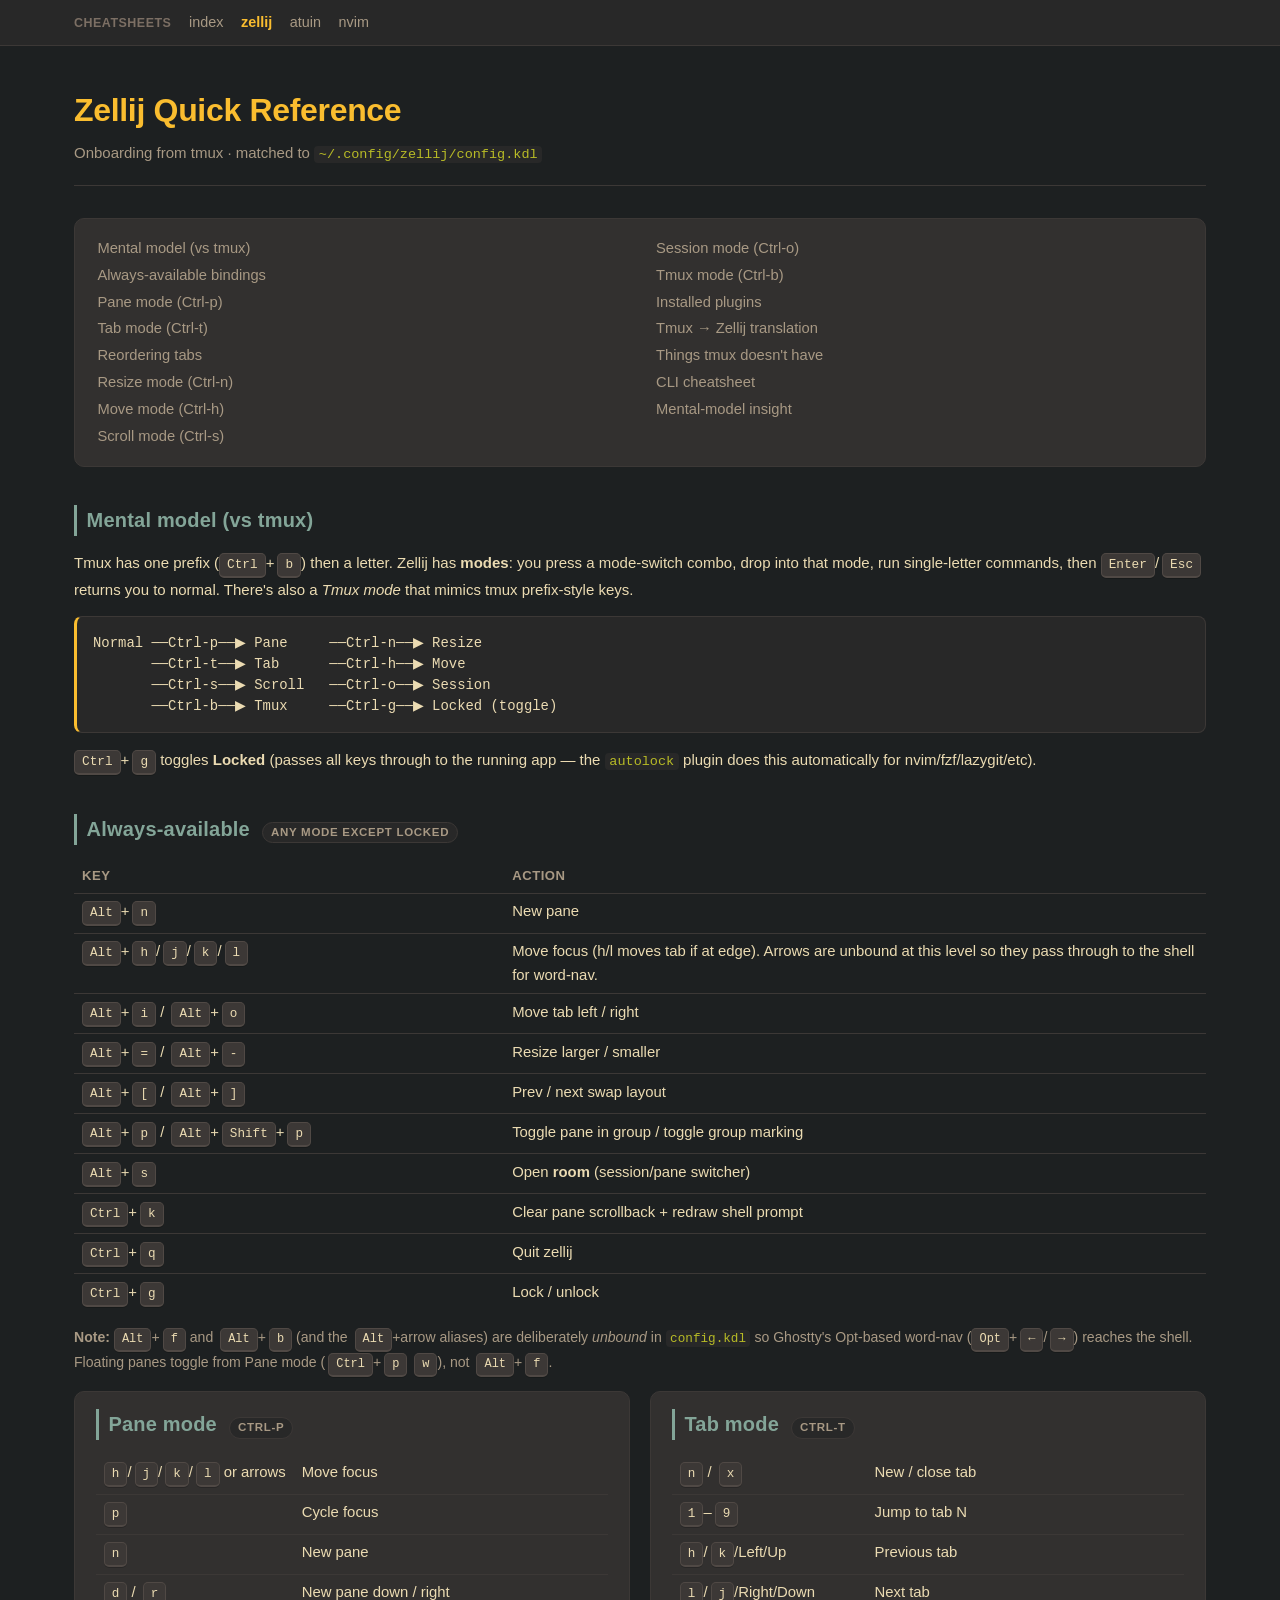
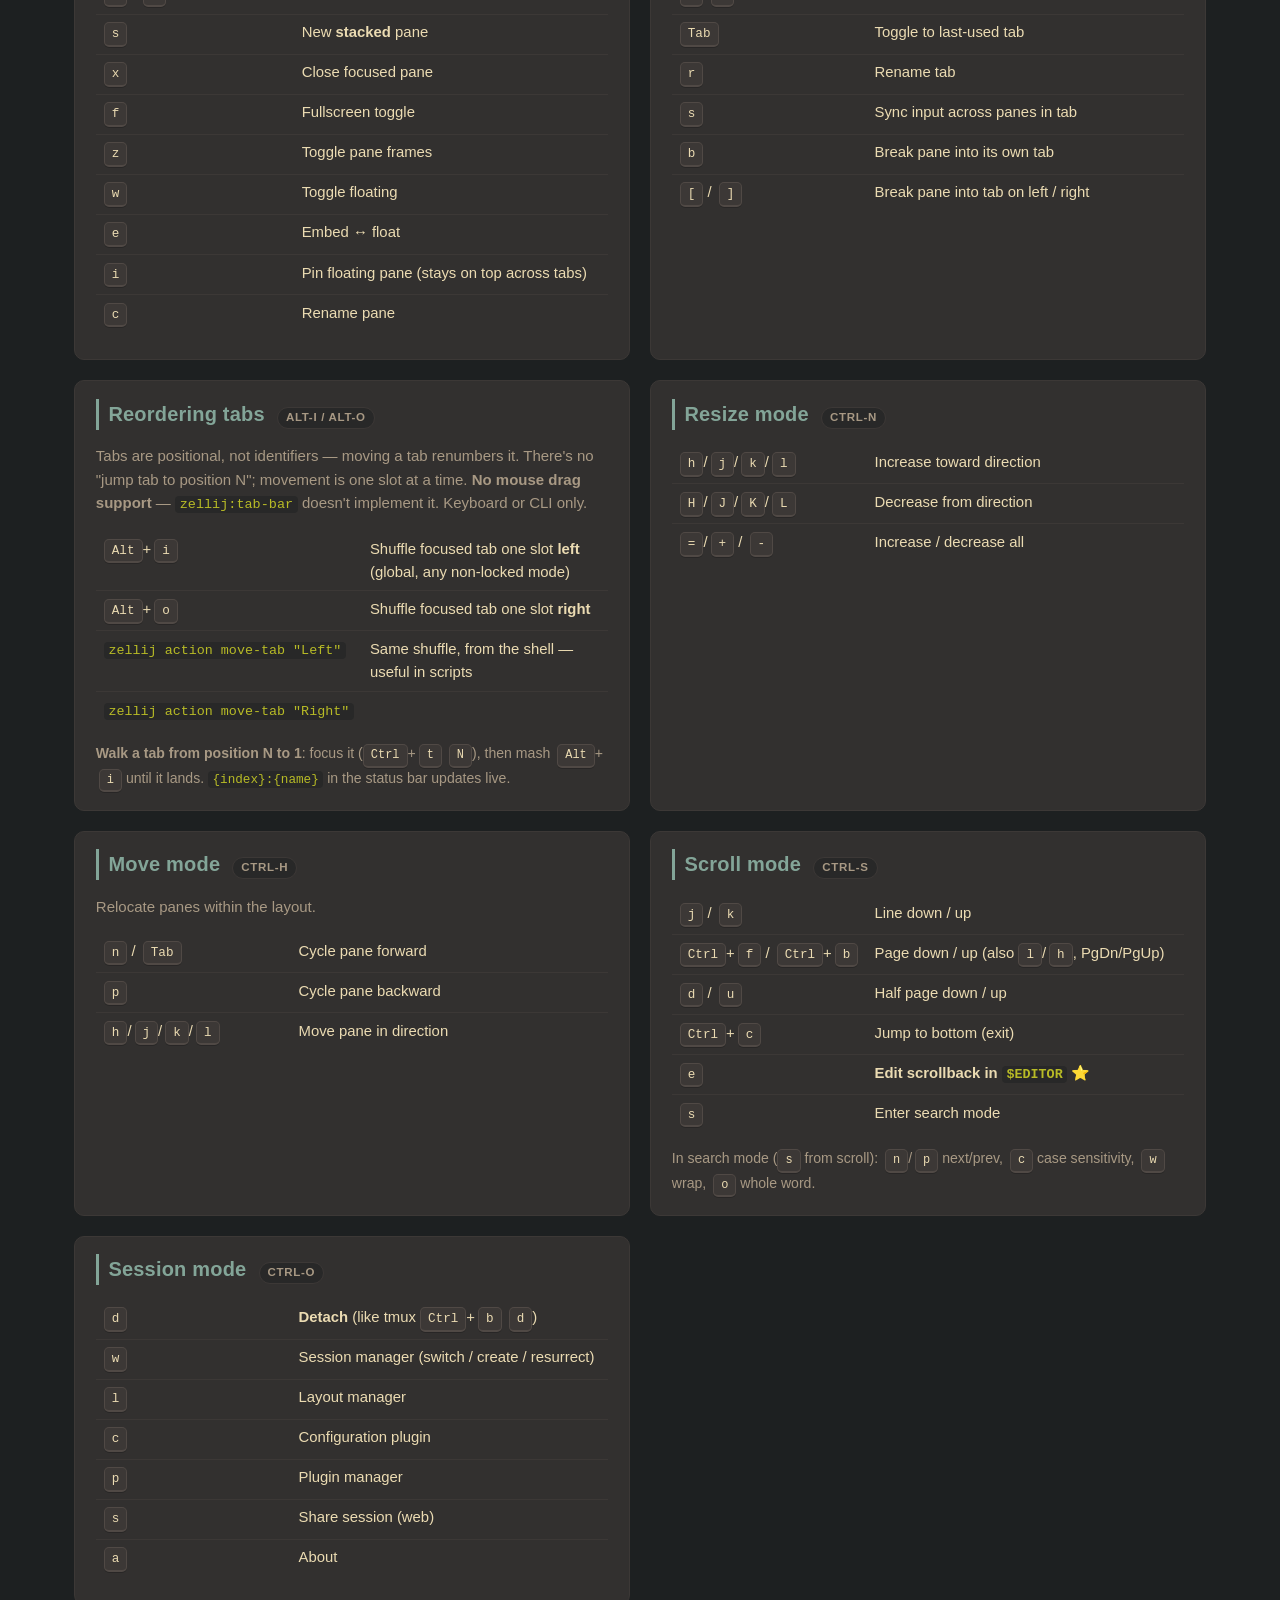
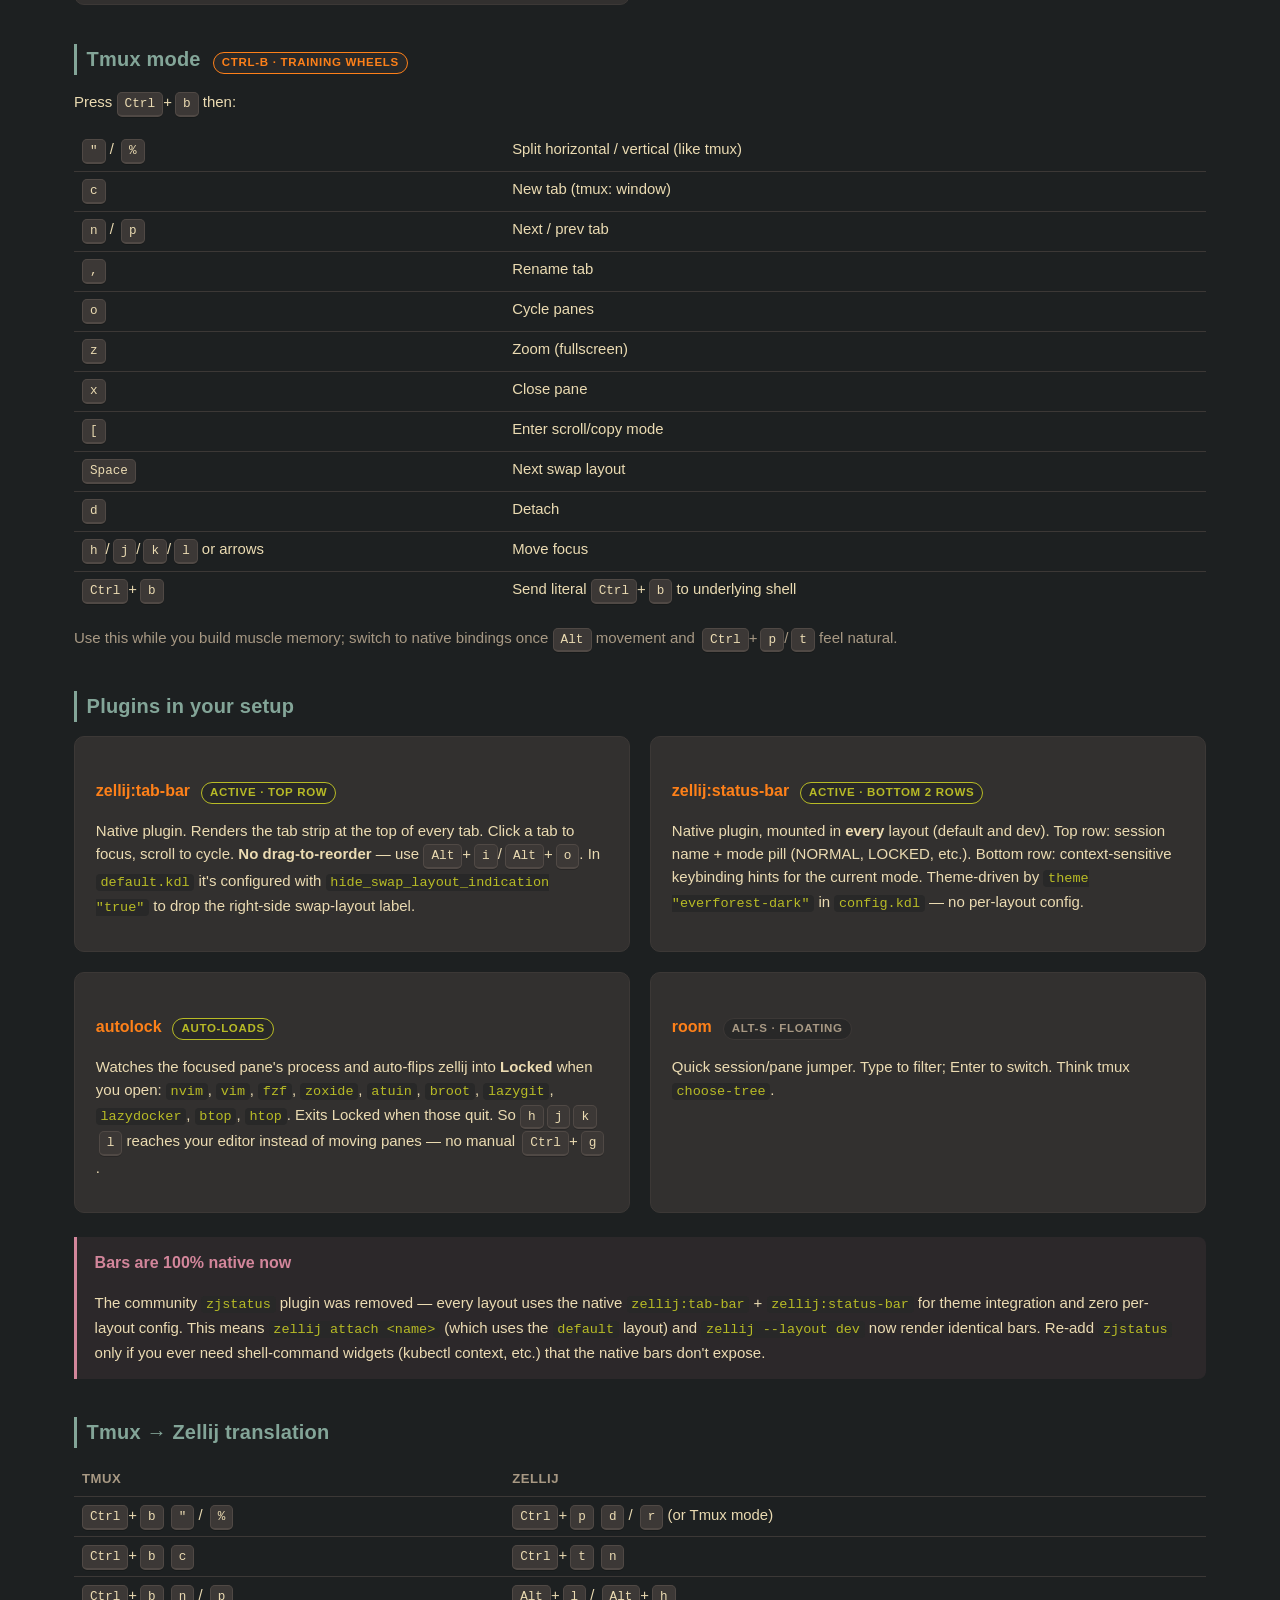
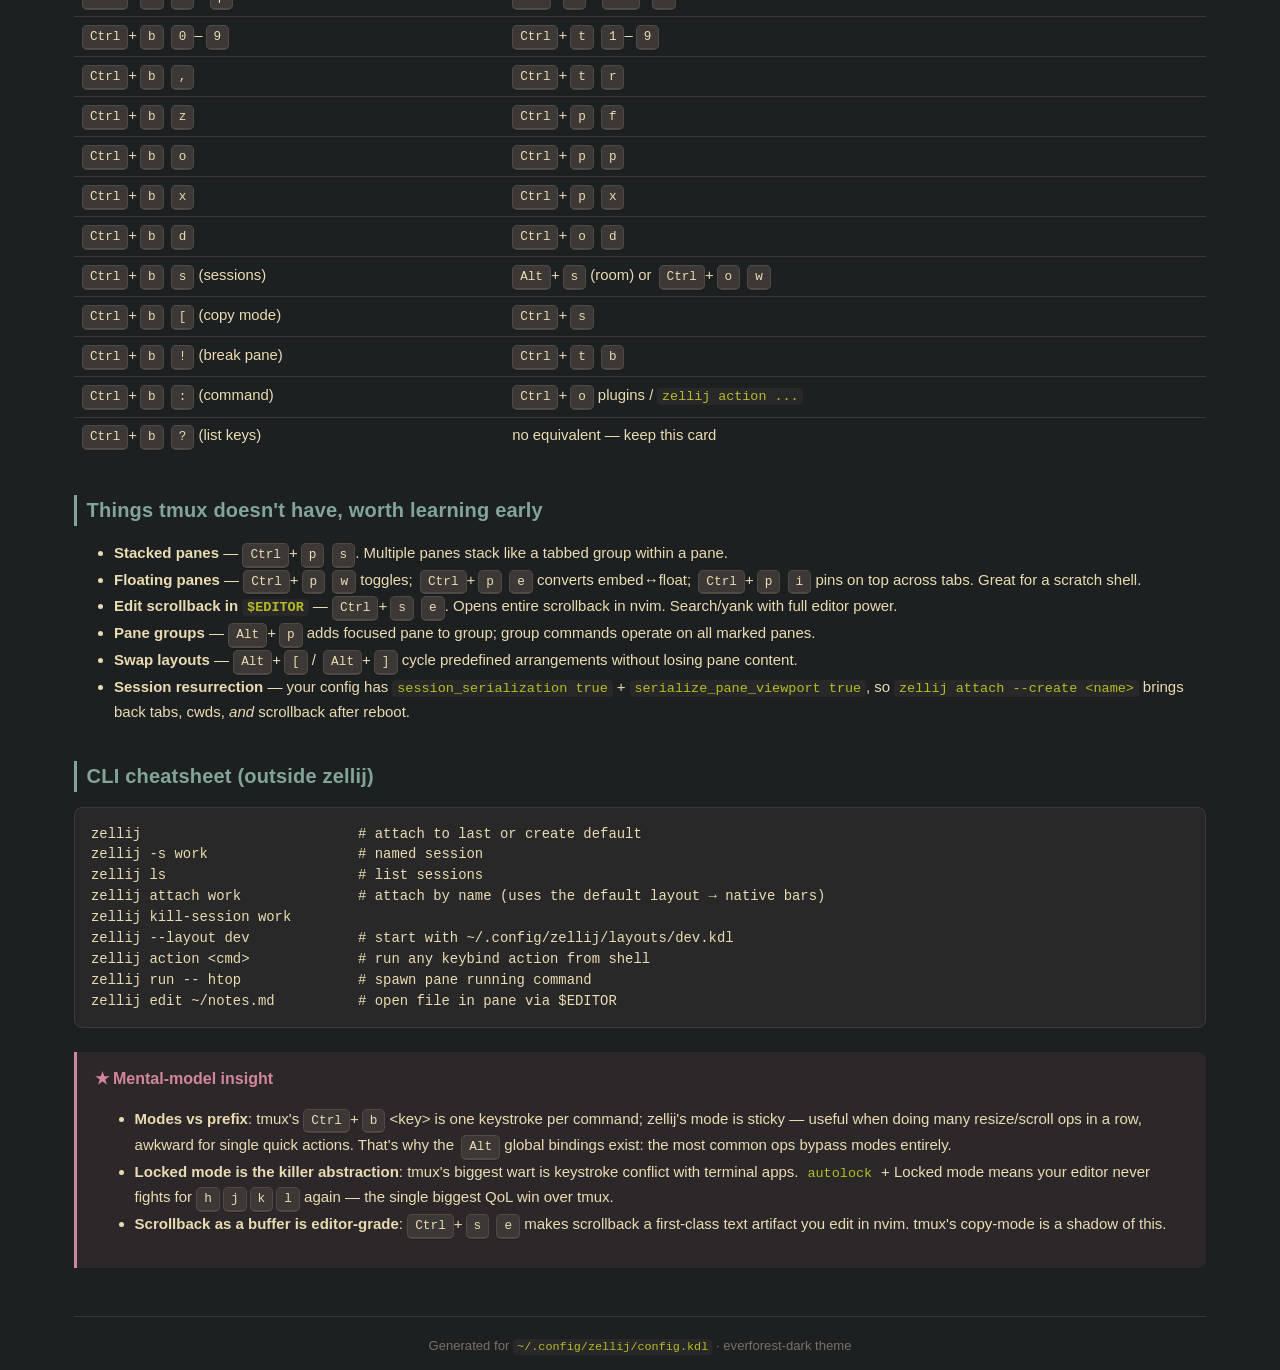
<file: home/dev/cheatsheets/zellij.html>
<!doctype html>
<html lang="en">
<head>
<meta charset="utf-8">
<title>Zellij Quick Reference — onboarding from tmux</title>
<link rel="stylesheet" href="cheatsheet.css">
</head>
<body>

<nav class="sheet-nav"><div class="inner">
  <span class="brand">cheatsheets</span>
  <a href="index.html">index</a>
  <a href="zellij.html" class="current">zellij</a>
  <a href="atuin.html">atuin</a>
  <a href="nvim.html">nvim</a>
</div></nav>

<div class="wrap">

<header>
  <h1>Zellij Quick Reference</h1>
  <p>Onboarding from tmux · matched to <code>~/.config/zellij/config.kdl</code></p>
</header>

<nav class="toc">
  <a href="#mental-model">Mental model (vs tmux)</a>
  <a href="#globals">Always-available bindings</a>
  <a href="#pane">Pane mode (Ctrl-p)</a>
  <a href="#tab">Tab mode (Ctrl-t)</a>
  <a href="#reorder-tabs">Reordering tabs</a>
  <a href="#resize">Resize mode (Ctrl-n)</a>
  <a href="#move">Move mode (Ctrl-h)</a>
  <a href="#scroll">Scroll mode (Ctrl-s)</a>
  <a href="#session">Session mode (Ctrl-o)</a>
  <a href="#tmux-mode">Tmux mode (Ctrl-b)</a>
  <a href="#plugins">Installed plugins</a>
  <a href="#translation">Tmux → Zellij translation</a>
  <a href="#beyond-tmux">Things tmux doesn't have</a>
  <a href="#cli">CLI cheatsheet</a>
  <a href="#insight">Mental-model insight</a>
</nav>

<section id="mental-model">
  <h2>Mental model (vs tmux)</h2>
  <p>
    Tmux has one prefix (<kbd>Ctrl</kbd>+<kbd>b</kbd>) then a letter. Zellij has <strong>modes</strong>:
    you press a mode-switch combo, drop into that mode, run single-letter commands, then
    <kbd>Enter</kbd>/<kbd>Esc</kbd> returns you to normal. There's also a <em>Tmux mode</em> that mimics tmux prefix-style keys.
  </p>
  <pre class="mode-diagram">Normal ──Ctrl-p──▶ Pane     ──Ctrl-n──▶ Resize
       ──Ctrl-t──▶ Tab      ──Ctrl-h──▶ Move
       ──Ctrl-s──▶ Scroll   ──Ctrl-o──▶ Session
       ──Ctrl-b──▶ Tmux     ──Ctrl-g──▶ Locked (toggle)</pre>
  <p>
    <kbd>Ctrl</kbd>+<kbd>g</kbd> toggles <strong>Locked</strong> (passes all keys through to the running app —
    the <code>autolock</code> plugin does this automatically for nvim/fzf/lazygit/etc).
  </p>
</section>

<section id="globals">
  <h2>Always-available <span class="pill">any mode except Locked</span></h2>
  <table>
    <thead><tr><th>Key</th><th>Action</th></tr></thead>
    <tbody>
      <tr><td><kbd>Alt</kbd>+<kbd>n</kbd></td><td>New pane</td></tr>
      <tr><td><kbd>Alt</kbd>+<kbd>h</kbd>/<kbd>j</kbd>/<kbd>k</kbd>/<kbd>l</kbd></td><td>Move focus (h/l moves tab if at edge). Arrows are unbound at this level so they pass through to the shell for word-nav.</td></tr>
      <tr><td><kbd>Alt</kbd>+<kbd>i</kbd> / <kbd>Alt</kbd>+<kbd>o</kbd></td><td>Move tab left / right</td></tr>
      <tr><td><kbd>Alt</kbd>+<kbd>=</kbd> / <kbd>Alt</kbd>+<kbd>-</kbd></td><td>Resize larger / smaller</td></tr>
      <tr><td><kbd>Alt</kbd>+<kbd>[</kbd> / <kbd>Alt</kbd>+<kbd>]</kbd></td><td>Prev / next swap layout</td></tr>
      <tr><td><kbd>Alt</kbd>+<kbd>p</kbd> / <kbd>Alt</kbd>+<kbd>Shift</kbd>+<kbd>p</kbd></td><td>Toggle pane in group / toggle group marking</td></tr>
      <tr><td><kbd>Alt</kbd>+<kbd>s</kbd></td><td>Open <strong>room</strong> (session/pane switcher)</td></tr>
      <tr><td><kbd>Ctrl</kbd>+<kbd>k</kbd></td><td>Clear pane scrollback + redraw shell prompt</td></tr>
      <tr><td><kbd>Ctrl</kbd>+<kbd>q</kbd></td><td>Quit zellij</td></tr>
      <tr><td><kbd>Ctrl</kbd>+<kbd>g</kbd></td><td>Lock / unlock</td></tr>
    </tbody>
  </table>
  <p style="font-size:.88rem;color:var(--fg-dim);">
    <strong>Note:</strong> <kbd>Alt</kbd>+<kbd>f</kbd> and <kbd>Alt</kbd>+<kbd>b</kbd> (and the <kbd>Alt</kbd>+arrow aliases)
    are deliberately <em>unbound</em> in <code>config.kdl</code> so Ghostty's Opt-based word-nav
    (<kbd>Opt</kbd>+<kbd>←</kbd>/<kbd>→</kbd>) reaches the shell. Floating panes toggle from Pane mode
    (<kbd>Ctrl</kbd>+<kbd>p</kbd> <kbd>w</kbd>), not <kbd>Alt</kbd>+<kbd>f</kbd>.
  </p>
</section>

<div class="row">
  <div class="card" id="pane">
    <h2>Pane mode <span class="pill">Ctrl-p</span></h2>
    <table>
      <tbody>
        <tr><td><kbd>h</kbd>/<kbd>j</kbd>/<kbd>k</kbd>/<kbd>l</kbd> or arrows</td><td>Move focus</td></tr>
        <tr><td><kbd>p</kbd></td><td>Cycle focus</td></tr>
        <tr><td><kbd>n</kbd></td><td>New pane</td></tr>
        <tr><td><kbd>d</kbd> / <kbd>r</kbd></td><td>New pane down / right</td></tr>
        <tr><td><kbd>s</kbd></td><td>New <strong>stacked</strong> pane</td></tr>
        <tr><td><kbd>x</kbd></td><td>Close focused pane</td></tr>
        <tr><td><kbd>f</kbd></td><td>Fullscreen toggle</td></tr>
        <tr><td><kbd>z</kbd></td><td>Toggle pane frames</td></tr>
        <tr><td><kbd>w</kbd></td><td>Toggle floating</td></tr>
        <tr><td><kbd>e</kbd></td><td>Embed ↔ float</td></tr>
        <tr><td><kbd>i</kbd></td><td>Pin floating pane (stays on top across tabs)</td></tr>
        <tr><td><kbd>c</kbd></td><td>Rename pane</td></tr>
      </tbody>
    </table>
  </div>

  <div class="card" id="tab">
    <h2>Tab mode <span class="pill">Ctrl-t</span></h2>
    <table>
      <tbody>
        <tr><td><kbd>n</kbd> / <kbd>x</kbd></td><td>New / close tab</td></tr>
        <tr><td><kbd>1</kbd>–<kbd>9</kbd></td><td>Jump to tab N</td></tr>
        <tr><td><kbd>h</kbd>/<kbd>k</kbd>/Left/Up</td><td>Previous tab</td></tr>
        <tr><td><kbd>l</kbd>/<kbd>j</kbd>/Right/Down</td><td>Next tab</td></tr>
        <tr><td><kbd>Tab</kbd></td><td>Toggle to last-used tab</td></tr>
        <tr><td><kbd>r</kbd></td><td>Rename tab</td></tr>
        <tr><td><kbd>s</kbd></td><td>Sync input across panes in tab</td></tr>
        <tr><td><kbd>b</kbd></td><td>Break pane into its own tab</td></tr>
        <tr><td><kbd>[</kbd> / <kbd>]</kbd></td><td>Break pane into tab on left / right</td></tr>
      </tbody>
    </table>
  </div>

  <div class="card" id="reorder-tabs">
    <h2>Reordering tabs <span class="pill">Alt-i / Alt-o</span></h2>
    <p style="margin-top:0;color:var(--fg-dim);">
      Tabs are positional, not identifiers — moving a tab renumbers it. There's no
      "jump tab to position N"; movement is one slot at a time. <strong>No mouse drag
      support</strong> — <code>zellij:tab-bar</code> doesn't implement it. Keyboard or CLI only.
    </p>
    <table>
      <tbody>
        <tr><td><kbd>Alt</kbd>+<kbd>i</kbd></td><td>Shuffle focused tab one slot <strong>left</strong> (global, any non-locked mode)</td></tr>
        <tr><td><kbd>Alt</kbd>+<kbd>o</kbd></td><td>Shuffle focused tab one slot <strong>right</strong></td></tr>
        <tr><td><code>zellij action move-tab "Left"</code></td><td>Same shuffle, from the shell — useful in scripts</td></tr>
        <tr><td><code>zellij action move-tab "Right"</code></td><td></td></tr>
      </tbody>
    </table>
    <p style="font-size:.88rem;color:var(--fg-dim);margin-bottom:0;">
      <strong>Walk a tab from position N to 1</strong>: focus it (<kbd>Ctrl</kbd>+<kbd>t</kbd> <kbd>N</kbd>),
      then mash <kbd>Alt</kbd>+<kbd>i</kbd> until it lands. <code>{index}:{name}</code>
      in the status bar updates live.
    </p>
  </div>

  <div class="card" id="resize">
    <h2>Resize mode <span class="pill">Ctrl-n</span></h2>
    <table>
      <tbody>
        <tr><td><kbd>h</kbd>/<kbd>j</kbd>/<kbd>k</kbd>/<kbd>l</kbd></td><td>Increase toward direction</td></tr>
        <tr><td><kbd>H</kbd>/<kbd>J</kbd>/<kbd>K</kbd>/<kbd>L</kbd></td><td>Decrease from direction</td></tr>
        <tr><td><kbd>=</kbd>/<kbd>+</kbd> / <kbd>-</kbd></td><td>Increase / decrease all</td></tr>
      </tbody>
    </table>
  </div>

  <div class="card" id="move">
    <h2>Move mode <span class="pill">Ctrl-h</span></h2>
    <p style="margin-top:0;color:var(--fg-dim);">Relocate panes within the layout.</p>
    <table>
      <tbody>
        <tr><td><kbd>n</kbd> / <kbd>Tab</kbd></td><td>Cycle pane forward</td></tr>
        <tr><td><kbd>p</kbd></td><td>Cycle pane backward</td></tr>
        <tr><td><kbd>h</kbd>/<kbd>j</kbd>/<kbd>k</kbd>/<kbd>l</kbd></td><td>Move pane in direction</td></tr>
      </tbody>
    </table>
  </div>

  <div class="card" id="scroll">
    <h2>Scroll mode <span class="pill">Ctrl-s</span></h2>
    <table>
      <tbody>
        <tr><td><kbd>j</kbd> / <kbd>k</kbd></td><td>Line down / up</td></tr>
        <tr><td><kbd>Ctrl</kbd>+<kbd>f</kbd> / <kbd>Ctrl</kbd>+<kbd>b</kbd></td><td>Page down / up (also <kbd>l</kbd>/<kbd>h</kbd>, PgDn/PgUp)</td></tr>
        <tr><td><kbd>d</kbd> / <kbd>u</kbd></td><td>Half page down / up</td></tr>
        <tr><td><kbd>Ctrl</kbd>+<kbd>c</kbd></td><td>Jump to bottom (exit)</td></tr>
        <tr><td><kbd>e</kbd></td><td><strong>Edit scrollback in <code>$EDITOR</code></strong> ⭐</td></tr>
        <tr><td><kbd>s</kbd></td><td>Enter search mode</td></tr>
      </tbody>
    </table>
    <p style="font-size:.88rem;color:var(--fg-dim);margin-bottom:0;">
      In search mode (<kbd>s</kbd> from scroll): <kbd>n</kbd>/<kbd>p</kbd> next/prev,
      <kbd>c</kbd> case sensitivity, <kbd>w</kbd> wrap, <kbd>o</kbd> whole word.
    </p>
  </div>

  <div class="card" id="session">
    <h2>Session mode <span class="pill">Ctrl-o</span></h2>
    <table>
      <tbody>
        <tr><td><kbd>d</kbd></td><td><strong>Detach</strong> (like tmux <kbd>Ctrl</kbd>+<kbd>b</kbd> <kbd>d</kbd>)</td></tr>
        <tr><td><kbd>w</kbd></td><td>Session manager (switch / create / resurrect)</td></tr>
        <tr><td><kbd>l</kbd></td><td>Layout manager</td></tr>
        <tr><td><kbd>c</kbd></td><td>Configuration plugin</td></tr>
        <tr><td><kbd>p</kbd></td><td>Plugin manager</td></tr>
        <tr><td><kbd>s</kbd></td><td>Share session (web)</td></tr>
        <tr><td><kbd>a</kbd></td><td>About</td></tr>
      </tbody>
    </table>
  </div>
</div>

<section id="tmux-mode">
  <h2>Tmux mode <span class="pill hot">Ctrl-b · training wheels</span></h2>
  <p>Press <kbd>Ctrl</kbd>+<kbd>b</kbd> then:</p>
  <table>
    <tbody>
      <tr><td><kbd>"</kbd> / <kbd>%</kbd></td><td>Split horizontal / vertical (like tmux)</td></tr>
      <tr><td><kbd>c</kbd></td><td>New tab (tmux: window)</td></tr>
      <tr><td><kbd>n</kbd> / <kbd>p</kbd></td><td>Next / prev tab</td></tr>
      <tr><td><kbd>,</kbd></td><td>Rename tab</td></tr>
      <tr><td><kbd>o</kbd></td><td>Cycle panes</td></tr>
      <tr><td><kbd>z</kbd></td><td>Zoom (fullscreen)</td></tr>
      <tr><td><kbd>x</kbd></td><td>Close pane</td></tr>
      <tr><td><kbd>[</kbd></td><td>Enter scroll/copy mode</td></tr>
      <tr><td><kbd>Space</kbd></td><td>Next swap layout</td></tr>
      <tr><td><kbd>d</kbd></td><td>Detach</td></tr>
      <tr><td><kbd>h</kbd>/<kbd>j</kbd>/<kbd>k</kbd>/<kbd>l</kbd> or arrows</td><td>Move focus</td></tr>
      <tr><td><kbd>Ctrl</kbd>+<kbd>b</kbd></td><td>Send literal <kbd>Ctrl</kbd>+<kbd>b</kbd> to underlying shell</td></tr>
    </tbody>
  </table>
  <p style="color:var(--fg-dim);">
    Use this while you build muscle memory; switch to native bindings once <kbd>Alt</kbd> movement
    and <kbd>Ctrl</kbd>+<kbd>p</kbd>/<kbd>t</kbd> feel natural.
  </p>
</section>

<section id="plugins">
  <h2>Plugins in your setup</h2>

  <div class="row">
    <div class="card">
      <h3>zellij:tab-bar <span class="pill new">active · top row</span></h3>
      <p>
        Native plugin. Renders the tab strip at the top of every tab. Click a tab to focus,
        scroll to cycle. <strong>No drag-to-reorder</strong> — use <kbd>Alt</kbd>+<kbd>i</kbd>/<kbd>Alt</kbd>+<kbd>o</kbd>.
        In <code>default.kdl</code> it's configured with <code>hide_swap_layout_indication "true"</code> to drop the right-side swap-layout label.
      </p>
    </div>

    <div class="card">
      <h3>zellij:status-bar <span class="pill new">active · bottom 2 rows</span></h3>
      <p>
        Native plugin, mounted in <strong>every</strong> layout (default and dev). Top row:
        session name + mode pill (NORMAL, LOCKED, etc.). Bottom row: context-sensitive keybinding
        hints for the current mode. Theme-driven by <code>theme "everforest-dark"</code> in
        <code>config.kdl</code> — no per-layout config.
      </p>
    </div>

    <div class="card">
      <h3>autolock <span class="pill new">auto-loads</span></h3>
      <p>
        Watches the focused pane's process and auto-flips zellij into <strong>Locked</strong> when you open:
        <code>nvim</code>, <code>vim</code>, <code>fzf</code>, <code>zoxide</code>, <code>atuin</code>,
        <code>broot</code>, <code>lazygit</code>, <code>lazydocker</code>, <code>btop</code>, <code>htop</code>.
        Exits Locked when those quit. So <kbd>h</kbd><kbd>j</kbd><kbd>k</kbd><kbd>l</kbd> reaches your editor
        instead of moving panes — no manual <kbd>Ctrl</kbd>+<kbd>g</kbd>.
      </p>
    </div>

    <div class="card">
      <h3>room <span class="pill">Alt-s · floating</span></h3>
      <p>Quick session/pane jumper. Type to filter; Enter to switch. Think tmux <code>choose-tree</code>.</p>
    </div>
  </div>

  <div class="insight" style="margin-top:1.5rem;">
    <h3>Bars are 100% native now</h3>
    <p style="margin-bottom:0;">
      The community <code>zjstatus</code> plugin was removed — every layout uses the native
      <code>zellij:tab-bar</code> + <code>zellij:status-bar</code> for theme integration and zero
      per-layout config. This means <code>zellij attach &lt;name&gt;</code> (which uses the
      <code>default</code> layout) and <code>zellij --layout dev</code> now render identical bars.
      Re-add <code>zjstatus</code> only if you ever need shell-command widgets (kubectl context, etc.)
      that the native bars don't expose.
    </p>
  </div>
</section>

<section id="translation">
  <h2>Tmux → Zellij translation</h2>
  <table>
    <thead><tr><th>Tmux</th><th>Zellij</th></tr></thead>
    <tbody>
      <tr><td><kbd>Ctrl</kbd>+<kbd>b</kbd> <kbd>"</kbd> / <kbd>%</kbd></td><td><kbd>Ctrl</kbd>+<kbd>p</kbd> <kbd>d</kbd> / <kbd>r</kbd> (or Tmux mode)</td></tr>
      <tr><td><kbd>Ctrl</kbd>+<kbd>b</kbd> <kbd>c</kbd></td><td><kbd>Ctrl</kbd>+<kbd>t</kbd> <kbd>n</kbd></td></tr>
      <tr><td><kbd>Ctrl</kbd>+<kbd>b</kbd> <kbd>n</kbd> / <kbd>p</kbd></td><td><kbd>Alt</kbd>+<kbd>l</kbd> / <kbd>Alt</kbd>+<kbd>h</kbd></td></tr>
      <tr><td><kbd>Ctrl</kbd>+<kbd>b</kbd> <kbd>0</kbd>–<kbd>9</kbd></td><td><kbd>Ctrl</kbd>+<kbd>t</kbd> <kbd>1</kbd>–<kbd>9</kbd></td></tr>
      <tr><td><kbd>Ctrl</kbd>+<kbd>b</kbd> <kbd>,</kbd></td><td><kbd>Ctrl</kbd>+<kbd>t</kbd> <kbd>r</kbd></td></tr>
      <tr><td><kbd>Ctrl</kbd>+<kbd>b</kbd> <kbd>z</kbd></td><td><kbd>Ctrl</kbd>+<kbd>p</kbd> <kbd>f</kbd></td></tr>
      <tr><td><kbd>Ctrl</kbd>+<kbd>b</kbd> <kbd>o</kbd></td><td><kbd>Ctrl</kbd>+<kbd>p</kbd> <kbd>p</kbd></td></tr>
      <tr><td><kbd>Ctrl</kbd>+<kbd>b</kbd> <kbd>x</kbd></td><td><kbd>Ctrl</kbd>+<kbd>p</kbd> <kbd>x</kbd></td></tr>
      <tr><td><kbd>Ctrl</kbd>+<kbd>b</kbd> <kbd>d</kbd></td><td><kbd>Ctrl</kbd>+<kbd>o</kbd> <kbd>d</kbd></td></tr>
      <tr><td><kbd>Ctrl</kbd>+<kbd>b</kbd> <kbd>s</kbd> (sessions)</td><td><kbd>Alt</kbd>+<kbd>s</kbd> (room) or <kbd>Ctrl</kbd>+<kbd>o</kbd> <kbd>w</kbd></td></tr>
      <tr><td><kbd>Ctrl</kbd>+<kbd>b</kbd> <kbd>[</kbd> (copy mode)</td><td><kbd>Ctrl</kbd>+<kbd>s</kbd></td></tr>
      <tr><td><kbd>Ctrl</kbd>+<kbd>b</kbd> <kbd>!</kbd> (break pane)</td><td><kbd>Ctrl</kbd>+<kbd>t</kbd> <kbd>b</kbd></td></tr>
      <tr><td><kbd>Ctrl</kbd>+<kbd>b</kbd> <kbd>:</kbd> (command)</td><td><kbd>Ctrl</kbd>+<kbd>o</kbd> plugins / <code>zellij action ...</code></td></tr>
      <tr><td><kbd>Ctrl</kbd>+<kbd>b</kbd> <kbd>?</kbd> (list keys)</td><td>no equivalent — keep this card</td></tr>
    </tbody>
  </table>
</section>

<section id="beyond-tmux">
  <h2>Things tmux doesn't have, worth learning early</h2>
  <ul>
    <li><strong>Stacked panes</strong> — <kbd>Ctrl</kbd>+<kbd>p</kbd> <kbd>s</kbd>. Multiple panes stack like a tabbed group within a pane.</li>
    <li><strong>Floating panes</strong> — <kbd>Ctrl</kbd>+<kbd>p</kbd> <kbd>w</kbd> toggles; <kbd>Ctrl</kbd>+<kbd>p</kbd> <kbd>e</kbd> converts embed↔float; <kbd>Ctrl</kbd>+<kbd>p</kbd> <kbd>i</kbd> pins on top across tabs. Great for a scratch shell.</li>
    <li><strong>Edit scrollback in <code>$EDITOR</code></strong> — <kbd>Ctrl</kbd>+<kbd>s</kbd> <kbd>e</kbd>. Opens entire scrollback in nvim. Search/yank with full editor power.</li>
    <li><strong>Pane groups</strong> — <kbd>Alt</kbd>+<kbd>p</kbd> adds focused pane to group; group commands operate on all marked panes.</li>
    <li><strong>Swap layouts</strong> — <kbd>Alt</kbd>+<kbd>[</kbd> / <kbd>Alt</kbd>+<kbd>]</kbd> cycle predefined arrangements without losing pane content.</li>
    <li><strong>Session resurrection</strong> — your config has <code>session_serialization true</code> + <code>serialize_pane_viewport true</code>, so <code>zellij attach --create &lt;name&gt;</code> brings back tabs, cwds, <em>and</em> scrollback after reboot.</li>
  </ul>
</section>

<section id="cli">
  <h2>CLI cheatsheet (outside zellij)</h2>
  <pre>zellij                          # attach to last or create default
zellij -s work                  # named session
zellij ls                       # list sessions
zellij attach work              # attach by name (uses the default layout → native bars)
zellij kill-session work
zellij --layout dev             # start with ~/.config/zellij/layouts/dev.kdl
zellij action &lt;cmd&gt;             # run any keybind action from shell
zellij run -- htop              # spawn pane running command
zellij edit ~/notes.md          # open file in pane via $EDITOR</pre>
</section>

<div class="insight" id="insight">
  <h3>★ Mental-model insight</h3>
  <ul>
    <li><strong>Modes vs prefix</strong>: tmux's <kbd>Ctrl</kbd>+<kbd>b</kbd> &lt;key&gt; is one keystroke per command;
      zellij's mode is sticky — useful when doing many resize/scroll ops in a row, awkward for single quick actions.
      That's why the <kbd>Alt</kbd> global bindings exist: the most common ops bypass modes entirely.</li>
    <li><strong>Locked mode is the killer abstraction</strong>: tmux's biggest wart is keystroke conflict
      with terminal apps. <code>autolock</code> + Locked mode means your editor never fights for
      <kbd>h</kbd><kbd>j</kbd><kbd>k</kbd><kbd>l</kbd> again — the single biggest QoL win over tmux.</li>
    <li><strong>Scrollback as a buffer is editor-grade</strong>: <kbd>Ctrl</kbd>+<kbd>s</kbd> <kbd>e</kbd>
      makes scrollback a first-class text artifact you edit in nvim. tmux's copy-mode is a shadow of this.</li>
  </ul>
</div>

<div class="footer">
  Generated for <code>~/.config/zellij/config.kdl</code> · everforest-dark theme
</div>

</div>
</body>
</html>
</file>
<file: home/dev/cheatsheets/cheatsheet.css>
/* Shared visual system for ~/dev/cheatsheets/*.html
 * Palette: gruvbox-dark — matches ghostty (theme "Gruvbox Dark") and the
 * starship prompt (palette 'gruvbox_dark'), which is the dominant look of
 * the terminal environment these sheets document.
 * Every tool sheet links this file and follows the same structure:
 *   header → nav.toc → sections/cards/tables → .insight → .footer
 */
:root {
  --bg: #1d2021;
  --bg-soft: #282828;
  --bg-card: #32302f;
  --fg: #ebdbb2;
  --fg-dim: #a89984;
  --muted: #7c6f64;
  --accent: #fabd2f;
  --accent2: #83a598;
  --green: #b8bb26;
  --red: #fb4934;
  --orange: #fe8019;
  --purple: #d3869b;
  --border: #3c3836;
  --kbd-bg: #3c3836;
  --kbd-border: #504945;
}
* { box-sizing: border-box; }
html, body { margin: 0; padding: 0; }
body {
  background: var(--bg);
  color: var(--fg);
  font-family: ui-sans-serif, -apple-system, BlinkMacSystemFont, "Inter", "Segoe UI", sans-serif;
  line-height: 1.55;
  font-size: 15px;
  padding: 0 0 6rem;
}
.wrap { max-width: 1180px; margin: 0 auto; padding: 2.5rem 1.5rem 1rem; }

/* Cross-sheet navigation — identical on every page */
.sheet-nav {
  border-bottom: 1px solid var(--border);
  background: var(--bg-soft);
}
.sheet-nav .inner {
  max-width: 1180px;
  margin: 0 auto;
  padding: .7rem 1.5rem;
  display: flex;
  gap: 1.1rem;
  flex-wrap: wrap;
  align-items: baseline;
  font-size: .9rem;
}
.sheet-nav .brand { color: var(--muted); font-weight: 600; letter-spacing: .04em; text-transform: uppercase; font-size: .78rem; }
.sheet-nav a { color: var(--fg-dim); text-decoration: none; }
.sheet-nav a:hover { color: var(--accent); }
.sheet-nav a.current { color: var(--accent); font-weight: 600; }

header {
  border-bottom: 1px solid var(--border);
  padding-bottom: 1.2rem;
  margin-bottom: 2rem;
}
h1 {
  margin: 0 0 .35rem;
  font-size: 2rem;
  letter-spacing: -.01em;
  color: var(--accent);
}
header p { margin: 0; color: var(--fg-dim); }
h2 {
  margin: 2.4rem 0 .9rem;
  font-size: 1.25rem;
  color: var(--accent2);
  border-left: 3px solid var(--accent2);
  padding-left: .6rem;
  letter-spacing: .01em;
}
h3 { margin: 1.5rem 0 .6rem; font-size: 1rem; color: var(--orange); }
p, li { color: var(--fg); }
code, kbd, pre, .mono {
  font-family: ui-monospace, "SF Mono", "JetBrains Mono", Menlo, Consolas, monospace;
}
code {
  background: var(--bg-soft);
  padding: .08em .35em;
  border-radius: 4px;
  font-size: .9em;
  color: var(--green);
}
kbd {
  display: inline-block;
  background: var(--kbd-bg);
  border: 1px solid var(--kbd-border);
  border-bottom-width: 2px;
  border-radius: 5px;
  padding: 1px 7px;
  font-size: .85em;
  color: var(--fg);
  box-shadow: 0 1px 0 rgba(0,0,0,.2);
  white-space: nowrap;
}
kbd + kbd { margin-left: 3px; }
.row { display: grid; grid-template-columns: repeat(auto-fit, minmax(420px, 1fr)); gap: 1.25rem; }
.card {
  background: var(--bg-card);
  border: 1px solid var(--border);
  border-radius: 10px;
  padding: 1.1rem 1.3rem;
}
.card h2 { margin-top: 0; }
table { width: 100%; border-collapse: collapse; margin: .25rem 0 .5rem; }
th, td {
  padding: .42rem .5rem;
  text-align: left;
  border-bottom: 1px solid var(--border);
  vertical-align: top;
  font-size: .93rem;
}
th { color: var(--fg-dim); font-weight: 600; font-size: .82rem; text-transform: uppercase; letter-spacing: .04em; }
tbody tr:last-child td { border-bottom: none; }
td:first-child { white-space: nowrap; width: 38%; }
pre {
  background: var(--bg-soft);
  border: 1px solid var(--border);
  border-radius: 8px;
  padding: 1rem;
  overflow-x: auto;
  font-size: .87rem;
  line-height: 1.5;
  color: var(--fg);
}
.mode-diagram {
  background: var(--bg-soft);
  border: 1px solid var(--border);
  border-left: 3px solid var(--accent);
  color: var(--fg);
}
.pill {
  display: inline-block;
  background: var(--bg-soft);
  border: 1px solid var(--border);
  color: var(--fg-dim);
  padding: 1px 8px;
  font-size: .72rem;
  border-radius: 999px;
  margin-left: .4rem;
  text-transform: uppercase;
  letter-spacing: .06em;
}
.pill.hot { color: var(--orange); border-color: var(--orange); }
.pill.new { color: var(--green); border-color: var(--green); }
.insight {
  border-left: 3px solid var(--purple);
  background: rgba(211,134,155,.08);
  padding: .9rem 1.1rem;
  border-radius: 0 8px 8px 0;
  margin: 1.5rem 0;
}
.insight h3 { margin-top: 0; color: var(--purple); }
.toc {
  background: var(--bg-card);
  border: 1px solid var(--border);
  border-radius: 10px;
  padding: 1rem 1.4rem;
  column-count: 2;
  column-gap: 2rem;
  margin-bottom: 2rem;
}
.toc a { color: var(--fg-dim); text-decoration: none; display: block; padding: 2px 0; font-size: .92rem; }
.toc a:hover { color: var(--accent); }
a { color: var(--accent2); }
.footer {
  margin-top: 3rem;
  color: var(--muted);
  font-size: .82rem;
  text-align: center;
  border-top: 1px solid var(--border);
  padding-top: 1.2rem;
}

/* Index landing grid */
.cards-lg { display: grid; grid-template-columns: repeat(auto-fit, minmax(260px, 1fr)); gap: 1.25rem; margin-top: 1.5rem; }
.cards-lg a.tool {
  display: block;
  background: var(--bg-card);
  border: 1px solid var(--border);
  border-radius: 10px;
  padding: 1.2rem 1.3rem;
  text-decoration: none;
  color: var(--fg);
  transition: border-color .12s ease;
}
.cards-lg a.tool:hover { border-color: var(--accent); }
.cards-lg a.tool h3 { margin: 0 0 .3rem; color: var(--accent); }
.cards-lg a.tool p { margin: 0; color: var(--fg-dim); font-size: .9rem; }

@media (max-width: 700px) {
  .toc { column-count: 1; }
  h1 { font-size: 1.5rem; }
}
</file>
